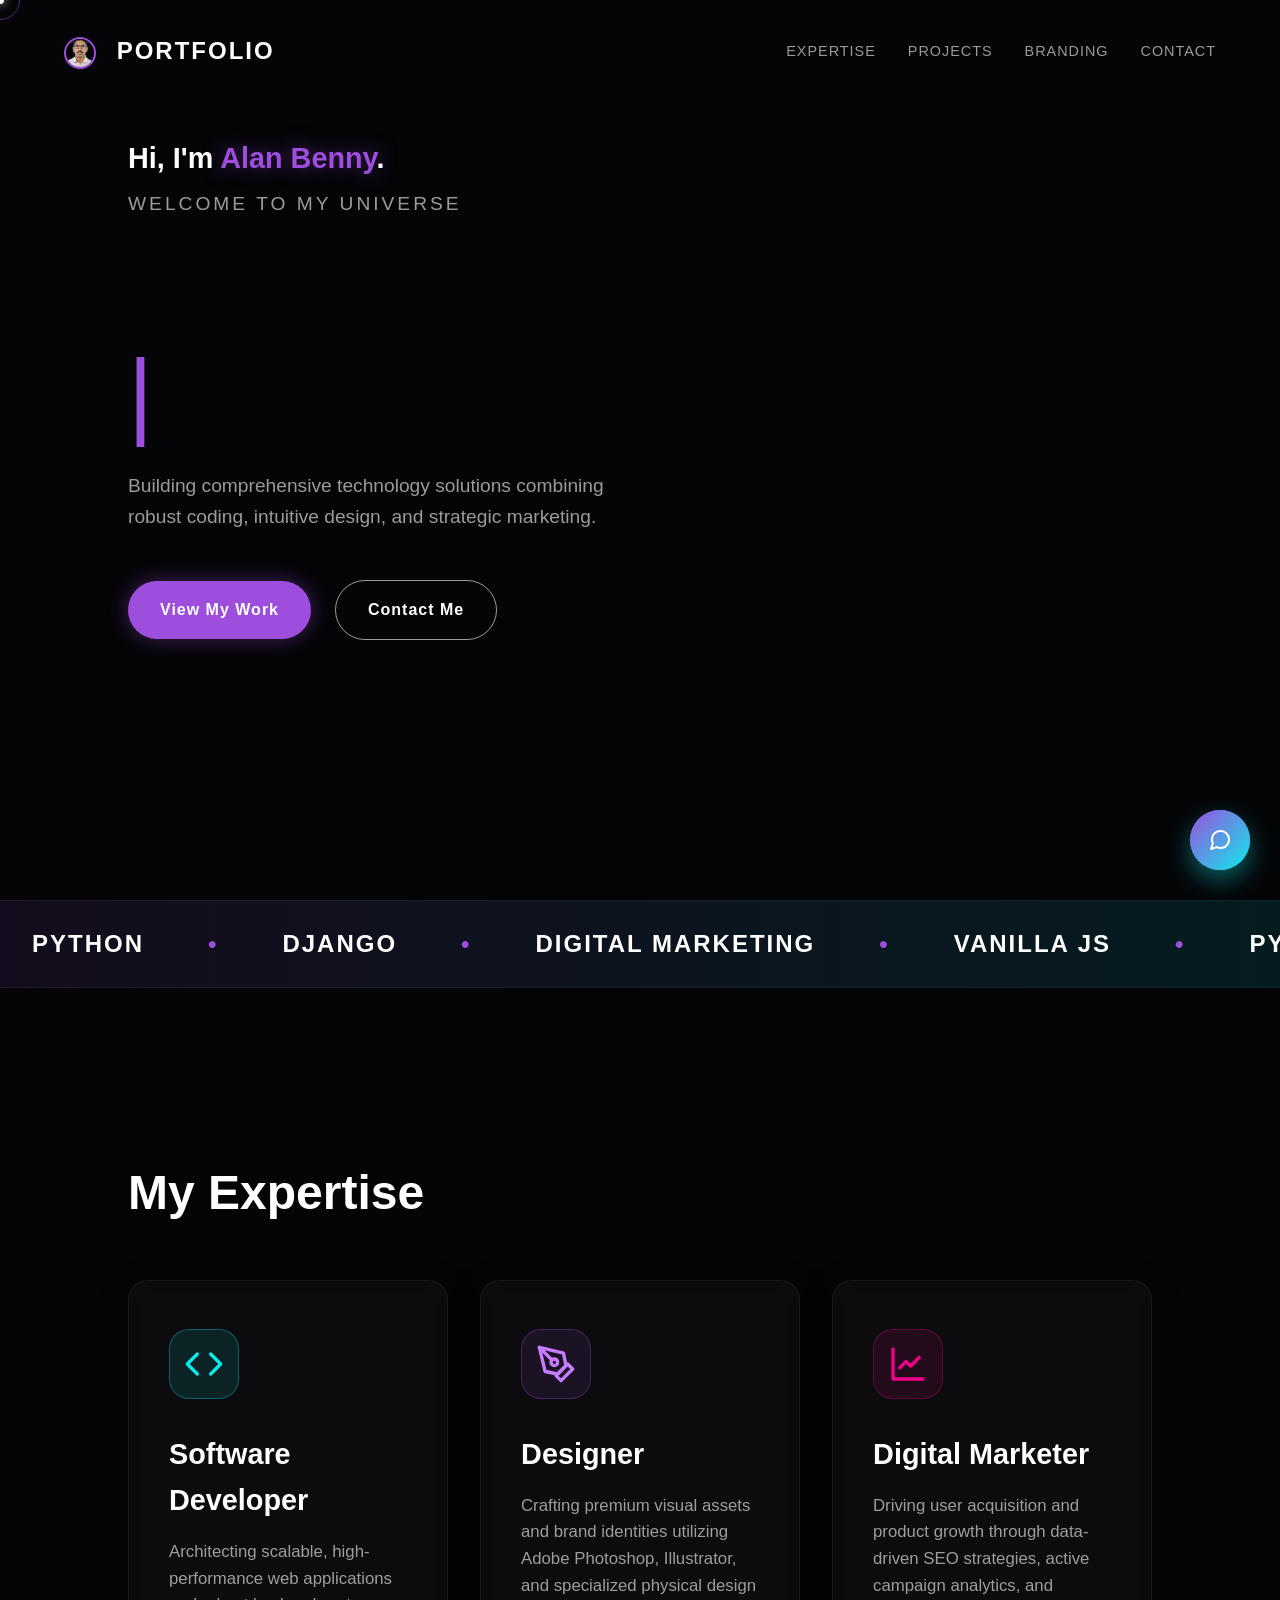
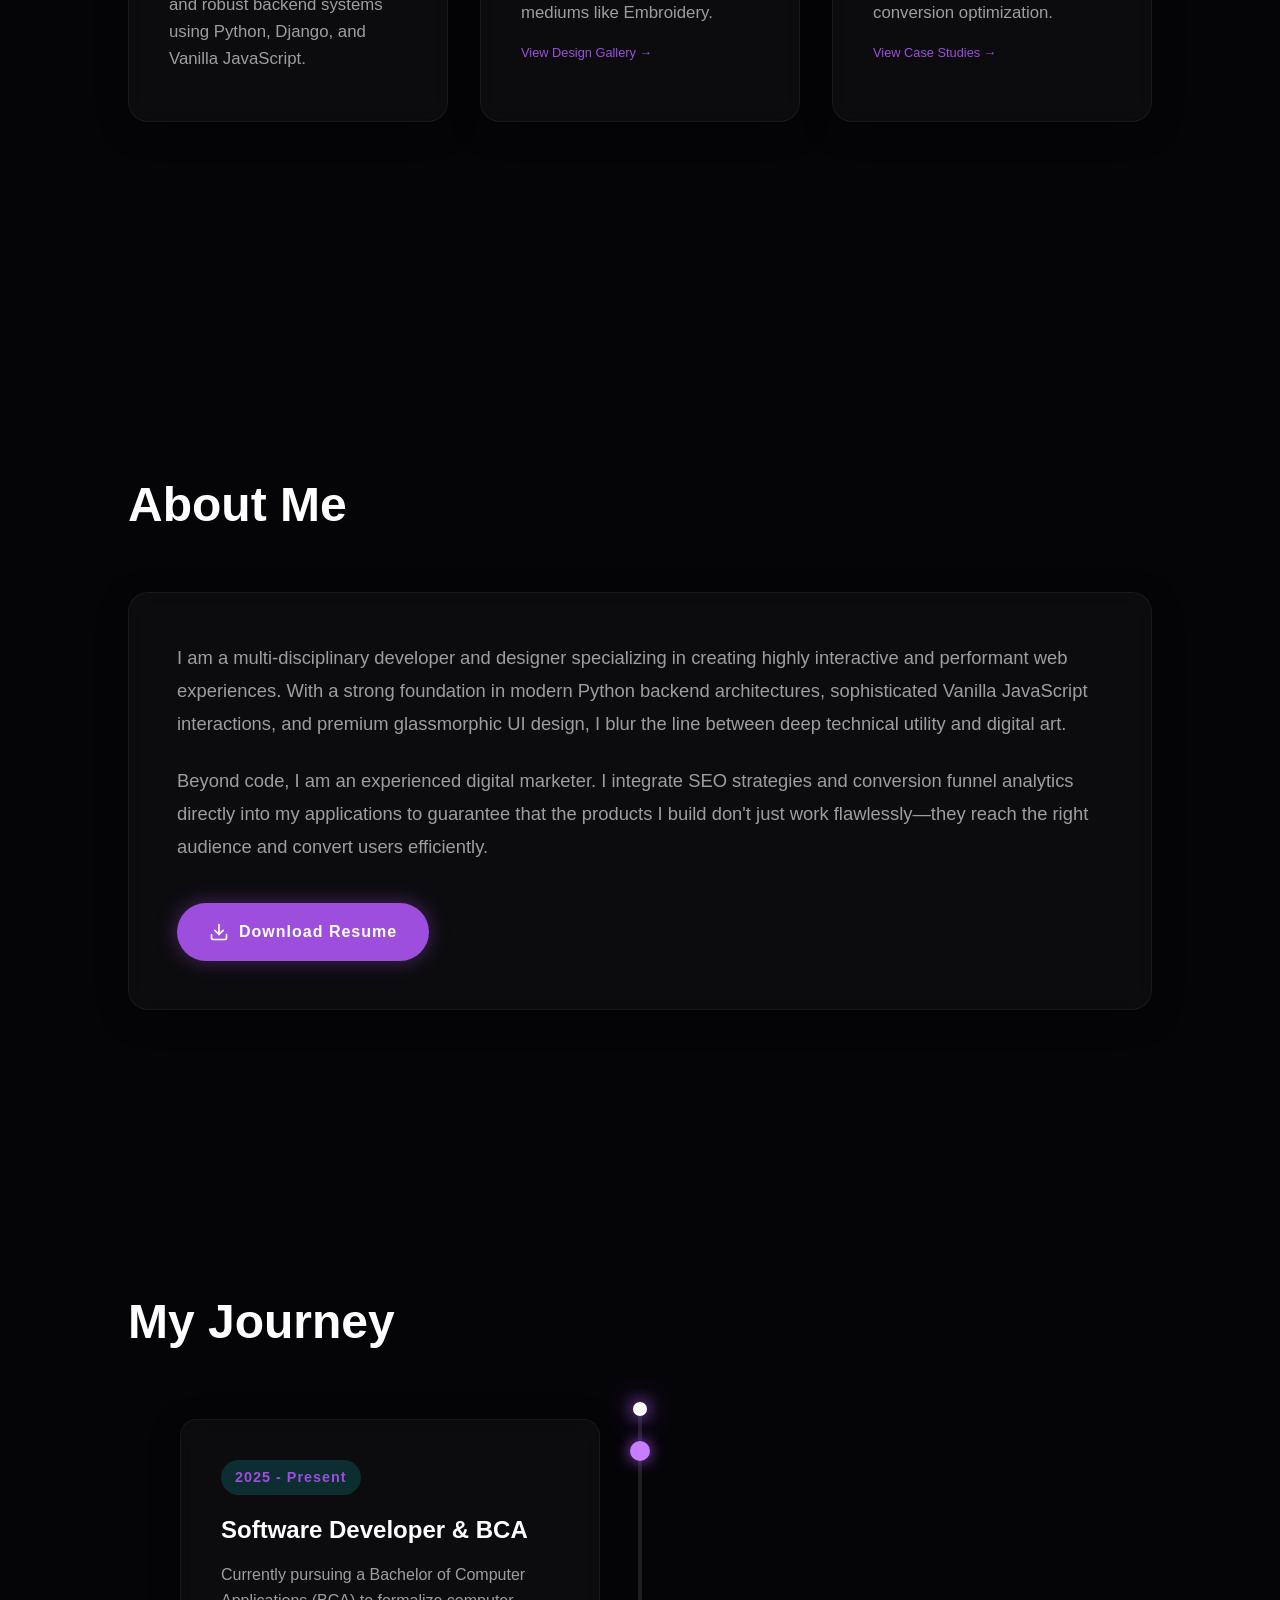
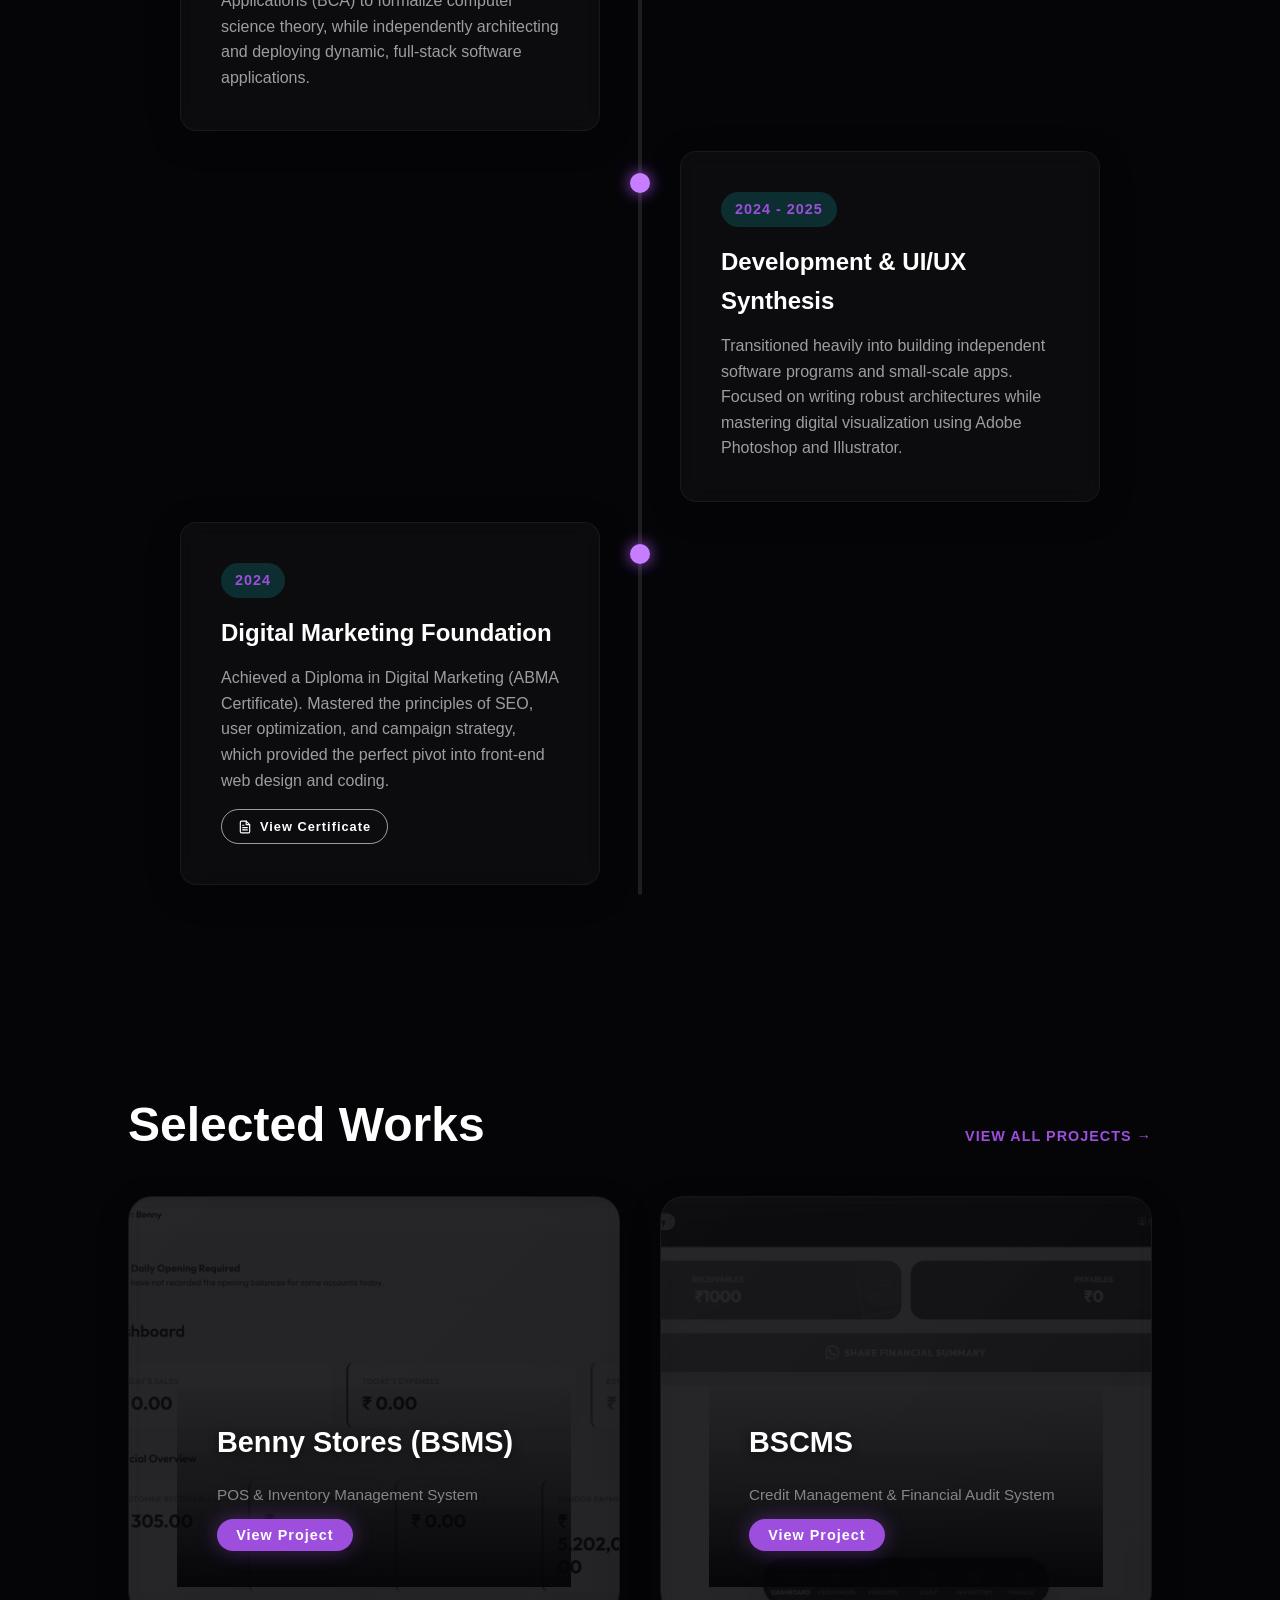
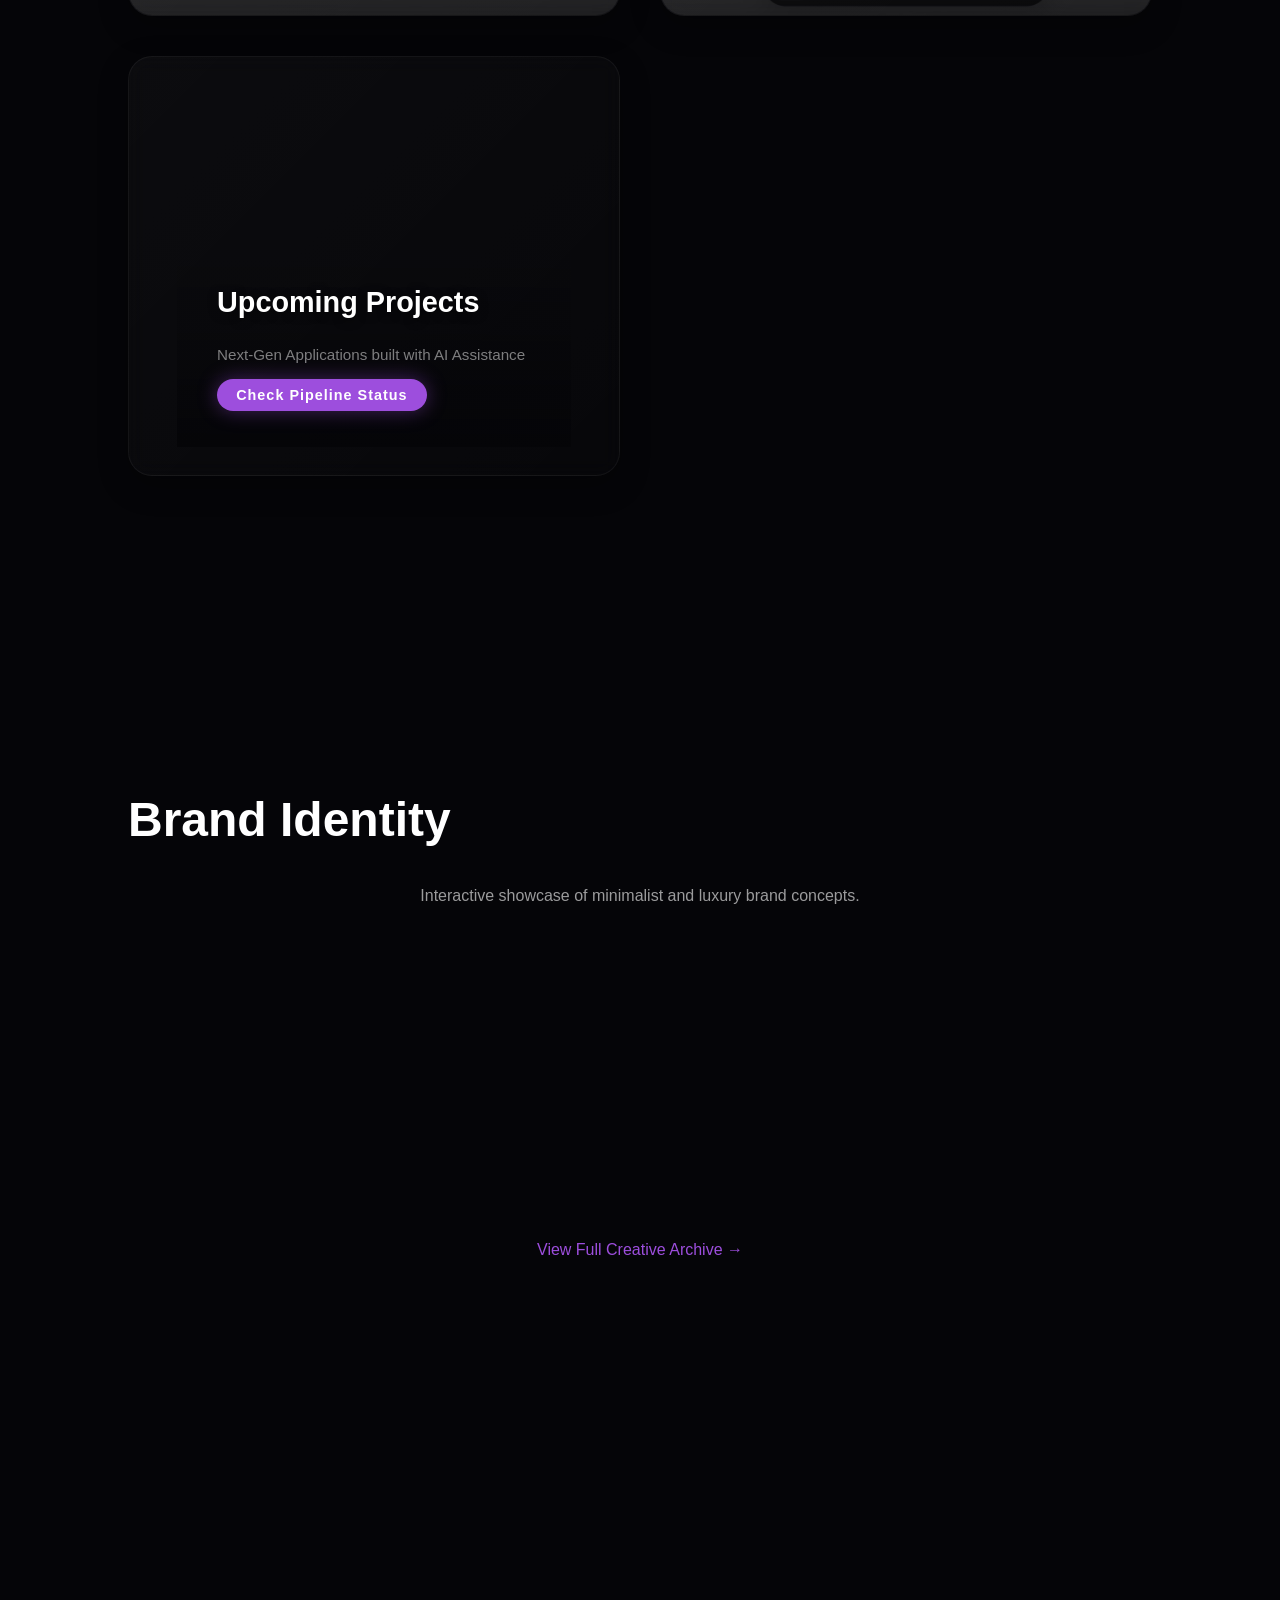
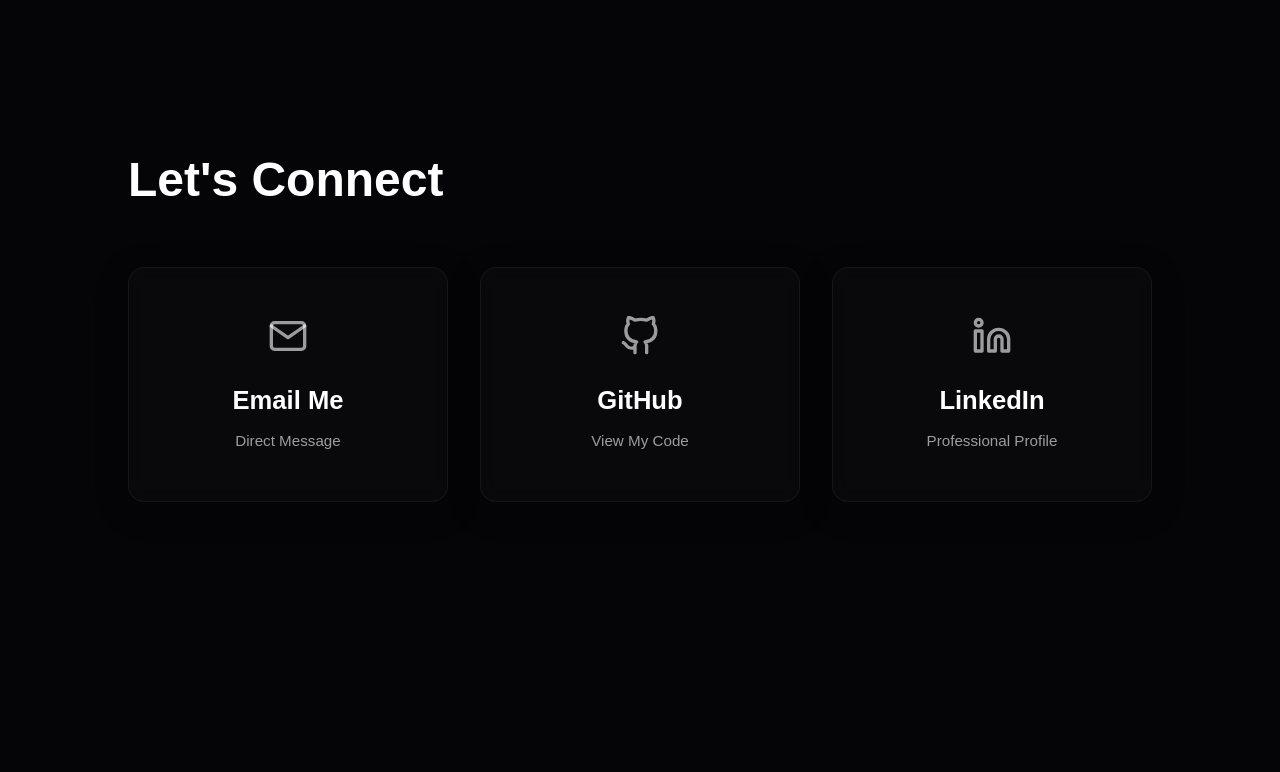
<file: index.html>
<!doctype html>
<html lang="en">
  <head>
    <meta charset="UTF-8" />
    <meta name="viewport" content="width=device-width, initial-scale=1.0" />
    <title>Portfolio | ALAN BENNY</title>
    <!-- Modern Typography -->
    <link rel="preconnect" href="https://fonts.googleapis.com">
    <link rel="preconnect" href="https://fonts.gstatic.com" crossorigin>
    <link href="https://fonts.googleapis.com/css2?family=Inter:wght@300;400;500;600&family=Outfit:wght@400;700;900&display=swap" rel="stylesheet">
    <link rel="stylesheet" href="./style.css">
    <meta http-equiv="Content-Security-Policy" content="default-src 'self'; script-src 'self' https://esm.sh/ 'unsafe-inline'; style-src 'self' 'unsafe-inline' https://fonts.googleapis.com; font-src 'self' https://fonts.gstatic.com; img-src 'self' data: https://images.unsplash.com; connect-src 'self' https://esm.sh/; frame-src 'self';">
    
    <!-- Import Maps -->
    <script type="importmap">
      {
        "imports": {
          "three": "https://esm.sh/three@0.160.0",
          "three/addons/": "https://esm.sh/three@0.160.0/examples/jsm/",
          "gsap": "https://esm.sh/gsap@3.12.4",
          "gsap/ScrollTrigger": "https://esm.sh/gsap@3.12.4/ScrollTrigger.js"
        }
      }
    </script>
  </head>
  <body>
    <!-- Custom Cursor -->
    <div class="custom-cursor"></div>
    <div class="custom-cursor-follower"></div>

    <!-- 3D Canvas Background -->
    <canvas class="webgl"></canvas>
    
    <!-- UI Overlay -->
    <div id="app">
      <!-- Side Visual Elements (Revealed from About Section onwards) -->
      <div class="side-visuals">
        <div class="visual-portrait-left">
          <img src="assets/profile/Alan Benny.png" alt="Profile Background">
        </div>
        <div class="visual-hologram-right">
          <div class="scan-bar"></div>
        </div>
      </div>
      <nav class="navbar">
        <div class="logo">
          <img src="assets/profile/Alan Benny.png" alt="Logo" style="width: 32px; height: 32px; border-radius: 50%; object-fit: cover; vertical-align: middle; margin-right: 12px; border: 2px solid var(--accent-color);">
          Portfolio
        </div>
        <div class="nav-links">
          <a href="#expertise">Expertise</a>
          <a href="#projects">Projects</a>
          <a href="#branding">Branding</a>
          <a href="#contact">Contact</a>
        </div>
      </nav>

      <main class="content">
        <section id="hero" class="section">
           <div class="hero-content">
            <p class="hero-name" style="font-size: 1.8rem; font-weight: 700; margin-bottom: 0.5rem; font-family: 'Outfit', sans-serif;">Hi, I'm <span class="accent">Alan Benny</span>.</p>
            <h2 class="subtitle">Welcome to my universe</h2>
            <h1 class="title">
              <span id="hero-type-1"></span><br>
              <span id="hero-type-2"></span><span id="hero-type-3" class="accent"></span><span class="blinking-cursor">|</span>
            </h1>
            <p class="description">Building comprehensive technology solutions combining robust coding, intuitive design, and strategic marketing.</p>
            <div class="cta-group">
              <a href="#projects" class="btn primary-btn">View My Work</a>
              <a href="#contact" class="btn secondary-btn">Contact Me</a>
            </div>
          </div>
        </section>

        <!-- Infinite Tech Stack Marquee -->
        <div class="marquee-container">
          <div class="marquee-content">
            <!-- Continuous loop text -->
            <span>PYTHON</span><span class="dot">•</span>
            <span>DJANGO</span><span class="dot">•</span>
            <span>DIGITAL MARKETING</span><span class="dot">•</span>
            <span>VANILLA JS</span><span class="dot">•</span>
            <!-- Duplicate for infinite effect -->
            <span>PYTHON</span><span class="dot">•</span>
            <span>DJANGO</span><span class="dot">•</span>
            <span>DIGITAL MARKETING</span><span class="dot">•</span>
            <span>VANILLA JS</span>
          </div>
        </div>

        <section id="expertise" class="section">
          <div class="container">
            <h2 class="section-title">My Expertise</h2>
            <div class="expertise-grid">
              
              <div class="expertise-card glass-panel" data-tilt>
                <div class="icon-wrapper software-icon">
                  <svg width="40" height="40" viewBox="0 0 24 24" fill="none" stroke="currentColor" stroke-width="2" stroke-linecap="round" stroke-linejoin="round"><polyline points="16 18 22 12 16 6"></polyline><polyline points="8 6 2 12 8 18"></polyline></svg>
                </div>
                <h3>Software Developer</h3>
                <p>Architecting scalable, high-performance web applications and robust backend systems using Python, Django, and Vanilla JavaScript.</p>
              </div>

              <div class="expertise-card glass-panel" data-tilt>
                <div class="icon-wrapper design-icon">
                  <svg width="40" height="40" viewBox="0 0 24 24" fill="none" stroke="currentColor" stroke-width="2" stroke-linecap="round" stroke-linejoin="round"><path d="M12 19l7-7 3 3-7 7-3-3z"></path><path d="M18 13l-1.5-7.5L2 2l3.5 14.5L13 18l5-5z"></path><path d="M2 2l7.586 7.586"></path><circle cx="11" cy="11" r="2"></circle></svg>
                </div>
                <h3>Designer</h3>
                <p>Crafting premium visual assets and brand identities utilizing Adobe Photoshop, Illustrator, and specialized physical design mediums like Embroidery.</p>
                <a href="projects.html#creative" class="accent-link" style="font-size: 0.8rem; text-decoration: none; margin-top: 1rem; display: inline-block;">View Design Gallery &rarr;</a>
              </div>

              <div class="expertise-card glass-panel" data-tilt>
                <div class="icon-wrapper marketing-icon">
                  <svg width="40" height="40" viewBox="0 0 24 24" fill="none" stroke="currentColor" stroke-width="2" stroke-linecap="round" stroke-linejoin="round"><path d="M3 3v18h18"></path><path d="M18.7 8l-5.1 5.2-2.8-2.7L7 14.3"></path></svg>
                </div>
                <h3>Digital Marketer</h3>
                <p>Driving user acquisition and product growth through data-driven SEO strategies, active campaign analytics, and conversion optimization.</p>
                <a href="projects.html#creative" class="accent-link" style="font-size: 0.8rem; text-decoration: none; margin-top: 1rem; display: inline-block;">View Case Studies &rarr;</a>
              </div>

            </div>
          </div>
        </section>
 
        </section>
 
        <section id="about" class="section">
          <div class="container">
            <h2 class="section-title">About Me</h2>
            <div class="glass-panel about-content">
              <p style="font-size: 1.15rem; color: var(--text-secondary); margin-bottom: 1.5rem; line-height: 1.8;">I am a multi-disciplinary developer and designer specializing in creating highly interactive and performant web experiences. With a strong foundation in modern Python backend architectures, sophisticated Vanilla JavaScript interactions, and premium glassmorphic UI design, I blur the line between deep technical utility and digital art.</p>
              <p style="font-size: 1.15rem; color: var(--text-secondary); margin-bottom: 2.5rem; line-height: 1.8;">Beyond code, I am an experienced digital marketer. I integrate SEO strategies and conversion funnel analytics directly into my applications to guarantee that the products I build don't just work flawlessly—they reach the right audience and convert users efficiently.</p>
              <div class="about-cta">
                <a href="resume.html" class="btn primary-btn resume-btn" style="display: inline-flex; align-items: center; gap: 10px;">
                  <svg width="20" height="20" viewBox="0 0 24 24" fill="none" stroke="currentColor" stroke-width="2" stroke-linecap="round" stroke-linejoin="round"><path d="M21 15v4a2 2 0 0 1-2 2H5a2 2 0 0 1-2-2v-4"></path><polyline points="7 10 12 15 17 10"></polyline><line x1="12" y1="15" x2="12" y2="3"></line></svg>
                  Download Resume
                </a>
              </div>
            </div>
          </div>
        </section>

        <section id="journey" class="section">
          <div class="container">
            <h2 class="section-title">My Journey</h2>
            <div class="timeline">
              <div class="timeline-bg-line"></div>
              <div class="timeline-progress-line">
                <div class="timeline-progress-node"></div>
              </div>
              
              <!-- Timeline Item 1 -->
              <div class="timeline-item left">
                <div class="timeline-content glass-panel">
                  <span class="timeline-date">2025 - Present</span>
                  <h3>Software Developer & BCA</h3>
                  <p>Currently pursuing a Bachelor of Computer Applications (BCA) to formalize computer science theory, while independently architecting and deploying dynamic, full-stack software applications.</p>
                </div>
              </div>

              <!-- Timeline Item 2 -->
              <div class="timeline-item right">
                <div class="timeline-content glass-panel">
                  <span class="timeline-date">2024 - 2025</span>
                  <h3>Development & UI/UX Synthesis</h3>
                  <p>Transitioned heavily into building independent software programs and small-scale apps. Focused on writing robust architectures while mastering digital visualization using Adobe Photoshop and Illustrator.</p>
                </div>
              </div>

              <!-- Timeline Item 3 -->
              <div class="timeline-item left">
                <div class="timeline-content glass-panel">
                  <span class="timeline-date">2024</span>
                  <h3>Digital Marketing Foundation</h3>
                  <p>Achieved a Diploma in Digital Marketing (ABMA Certificate). Mastered the principles of SEO, user optimization, and campaign strategy, which provided the perfect pivot into front-end web design and coding.</p>
                  <a href="javascript:void(0)" id="viewCertBtn" class="btn secondary-btn" style="padding: 0.4rem 1rem; font-size: 0.8rem; margin-top: 1rem; display: inline-flex; align-items: center; gap: 8px;">
                    <svg width="14" height="14" viewBox="0 0 24 24" fill="none" stroke="currentColor" stroke-width="2" stroke-linecap="round" stroke-linejoin="round"><path d="M14 2H6a2 2 0 0 0-2 2v16a2 2 0 0 0 2 2h12a2 2 0 0 0 2-2V8z"></path><polyline points="14 2 14 8 20 8"></polyline><line x1="16" y1="13" x2="8" y2="13"></line><line x1="16" y1="17" x2="8" y2="17"></line><polyline points="10 9 9 9 8 9"></polyline></svg>
                    View Certificate
                  </a>
                </div>
              </div>

            </div>
          </div>
        </section>

        <section id="projects" class="section">
          <div class="container">
            <div style="display: flex; justify-content: space-between; align-items: baseline; margin-bottom: 2rem;">
              <h2 class="section-title" style="margin-bottom: 0;">Selected Works</h2>
              <a href="projects.html" class="accent-link" style="text-decoration: none; font-weight: 600; font-size: 0.9rem; text-transform: uppercase; letter-spacing: 1px;">View All Projects &rarr;</a>
            </div>
            <div class="projects-grid">
              <div class="project-card glass-panel" style="--thumb: url('assets/bsms/bsms_dashboard.png');">
                <div class="card-thumbnail" style="background-image: var(--thumb);"></div>
                <div class="card-glow"></div>
                <div class="project-overlay">
                  <h3>Benny Stores (BSMS)</h3>
                  <p>POS & Inventory Management System</p>
                  <a href="project-benny.html" class="btn primary-btn btn-sm">View Project</a>
                </div>
              </div>
              <div class="project-card glass-panel" style="--thumb: url('assets/bscms/bscms_dashboard.png');">
                <div class="card-thumbnail" style="background-image: var(--thumb);"></div>
                <div class="card-glow"></div>
                <div class="project-overlay">
                  <h3>BSCMS</h3>
                  <p>Credit Management & Financial Audit System</p>
                  <a href="project-bscms.html" class="btn primary-btn btn-sm">View Project</a>
                </div>
              </div>
              <div class="project-card glass-panel" style="--thumb: url('https://images.unsplash.com/photo-1639762681485-074b7f938ba0?q=80&w=2832&auto=format&fit=crop');">
                <div class="card-thumbnail" style="background-image: var(--thumb);"></div>
                <div class="card-glow"></div>
                <div class="project-overlay">
                  <h3>Upcoming Projects</h3>
                  <p>Next-Gen Applications built with AI Assistance</p>
                  <a href="project-upcoming.html" class="btn primary-btn btn-sm">Check Pipeline Status</a>
                </div>
              </div>
            </div>
          </div>
        </section>
        <section id="branding" class="section">
          <div class="container">
            <h2 class="section-title">Brand Identity</h2>
            <p style="text-align: center; color: var(--text-secondary); margin-bottom: 3rem; margin-top: -1.5rem;">Interactive showcase of minimalist and luxury brand concepts.</p>
            <div class="logo-grid" id="logoGrid">
              <div class="logo-item glass-panel">
                <img src="assets/branding/benny_logo.png" alt="Benny Logo Original">
              </div>
              <div class="logo-item glass-panel">
                <img src="assets/branding/designWorks/benny_stores_gold_logo.png" alt="Benny Stores Luxury Gold">
              </div>
              <div class="logo-item glass-panel">
                <img src="assets/branding/designWorks/benny_stores_3d_logo.png" alt="Benny Stores 3D Concept">
              </div>
              <div class="logo-item glass-panel">
                <img src="assets/branding/designWorks/benny_stores_icon.png" alt="Benny Stores Icon System">
              </div>
            </div>
            <div style="text-align: center; margin-top: 3rem;">
              <a href="projects.html#creative" class="accent-link" style="text-decoration: none;">View Full Creative Archive &rarr;</a>
            </div>
          </div>
        </section>


        <section id="contact" class="section">
          <div class="container">
            <h2 class="section-title">Let's Connect</h2>
            <div class="social-grid">
              <a href="mailto:alanbennyvellanjiyil@gmail.com" class="social-card glass-panel" target="_blank" rel="noopener noreferrer">
                <!-- SVG Email Box -->
                <svg width="40" height="40" viewBox="0 0 24 24" fill="none" stroke="currentColor" stroke-width="2" stroke-linecap="round" stroke-linejoin="round"><path d="M4 4h16c1.1 0 2 .9 2 2v12c0 1.1-.9 2-2 2H4c-1.1 0-2-.9-2-2V6c0-1.1.9-2 2-2z"></path><polyline points="22,6 12,13 2,6"></polyline></svg>
                <h3>Email Me</h3>
                <p>Direct Message</p>
              </a>
              <a href="https://github.com/Website-alan" class="social-card glass-panel" target="_blank" rel="noopener noreferrer">
                <!-- SVG Github -->
                <svg width="40" height="40" viewBox="0 0 24 24" fill="none" stroke="currentColor" stroke-width="2" stroke-linecap="round" stroke-linejoin="round"><path d="M9 19c-5 1.5-5-2.5-7-3m14 6v-3.87a3.37 3.37 0 0 0-.94-2.61c3.14-.35 6.44-1.54 6.44-7A5.44 5.44 0 0 0 20 4.77 5.07 5.07 0 0 0 19.91 1S18.73.65 16 2.48a13.38 13.38 0 0 0-7 0C6.27.65 5.09 1 5.09 1A5.07 5.07 0 0 0 5 4.77a5.44 5.44 0 0 0-1.5 3.78c0 5.42 3.3 6.61 6.44 7A3.37 3.37 0 0 0 9 18.13V22"></path></svg>
                <h3>GitHub</h3>
                <p>View My Code</p>
              </a>
              <a href="https://www.linkedin.com/in/alan-benny-87a0582b9/" class="social-card glass-panel" target="_blank" rel="noopener noreferrer">
                <!-- SVG LinkedIn -->
                <svg width="40" height="40" viewBox="0 0 24 24" fill="none" stroke="currentColor" stroke-width="2" stroke-linecap="round" stroke-linejoin="round"><path d="M16 8a6 6 0 0 1 6 6v7h-4v-7a2 2 0 0 0-2-2 2 2 0 0 0-2 2v7h-4v-7a6 6 0 0 1 6-6z"></path><rect x="2" y="9" width="4" height="12"></rect><circle cx="4" cy="4" r="2"></circle></svg>
                <h3>LinkedIn</h3>
                <p>Professional Profile</p>
              </a>
            </div>
          </div>
        </section>

      </main>
    </div>

    <!-- AI Assistant Orb & Chat -->
    <div id="aiOrb" class="ai-orb">
      <svg width="24" height="24" viewBox="0 0 24 24" fill="none" stroke="currentColor" stroke-width="2" stroke-linecap="round" stroke-linejoin="round"><path d="M21 11.5a8.38 8.38 0 0 1-.9 3.8 8.5 8.5 0 0 1-7.6 4.7 8.38 8.38 0 0 1-3.8-.9L3 21l1.9-5.7a8.38 8.38 0 0 1-.9-3.8 8.5 8.5 0 0 1 4.7-7.6 8.38 8.38 0 0 1 3.8-.9h.5a8.48 8.48 0 0 1 8 8v.5z"></path></svg>
      <div class="orb-pulse"></div>
    </div>

    <div id="aiChatWindow" class="ai-chat-window glass-panel" style="display: none;">
      <div class="chat-header">
        <div class="header-left">
          <div class="status-dot"></div>
          <h4>Alan-AI</h4>
        </div>
        <button id="closeChat" class="close-chat-btn">&times;</button>
      </div>
      <div id="chatMessages" class="chat-messages">
        <div class="message ai-message">
          Hello! I am Alan's automated assistant. Ask me anything about his skills, projects, or how to contact him.
        </div>
      </div>
      <form id="chatForm" class="chat-input-area">
        <input type="text" id="chatInput" placeholder="Ask about Python, marketing..." required autocomplete="off">
        <button type="submit" class="send-btn">
          <svg width="18" height="18" viewBox="0 0 24 24" fill="none" stroke="currentColor" stroke-width="2"><line x1="22" y1="2" x2="11" y2="13"></line><polygon points="22 2 15 22 11 13 2 9 22 2"></polygon></svg>
        </button>
      </form>
    </div>

    <!-- Certificate Modal -->
    <div id="certModal" class="modal-overlay" style="display: none;">
      <div class="modal-container glass-panel">
        <div class="modal-header">
          <h3>ABMA Certification</h3>
          <button id="closeCert" class="close-modal-btn">&times;</button>
        </div>
        <div class="modal-body">
          <iframe id="certFrame" src="" width="100%" height="100%" frameborder="0" sandbox="allow-scripts allow-same-origin allow-popups"></iframe>
        </div>
      </div>
    </div>

    <script type="module" src="./main.js"></script>
  </body>
</html>
</file>
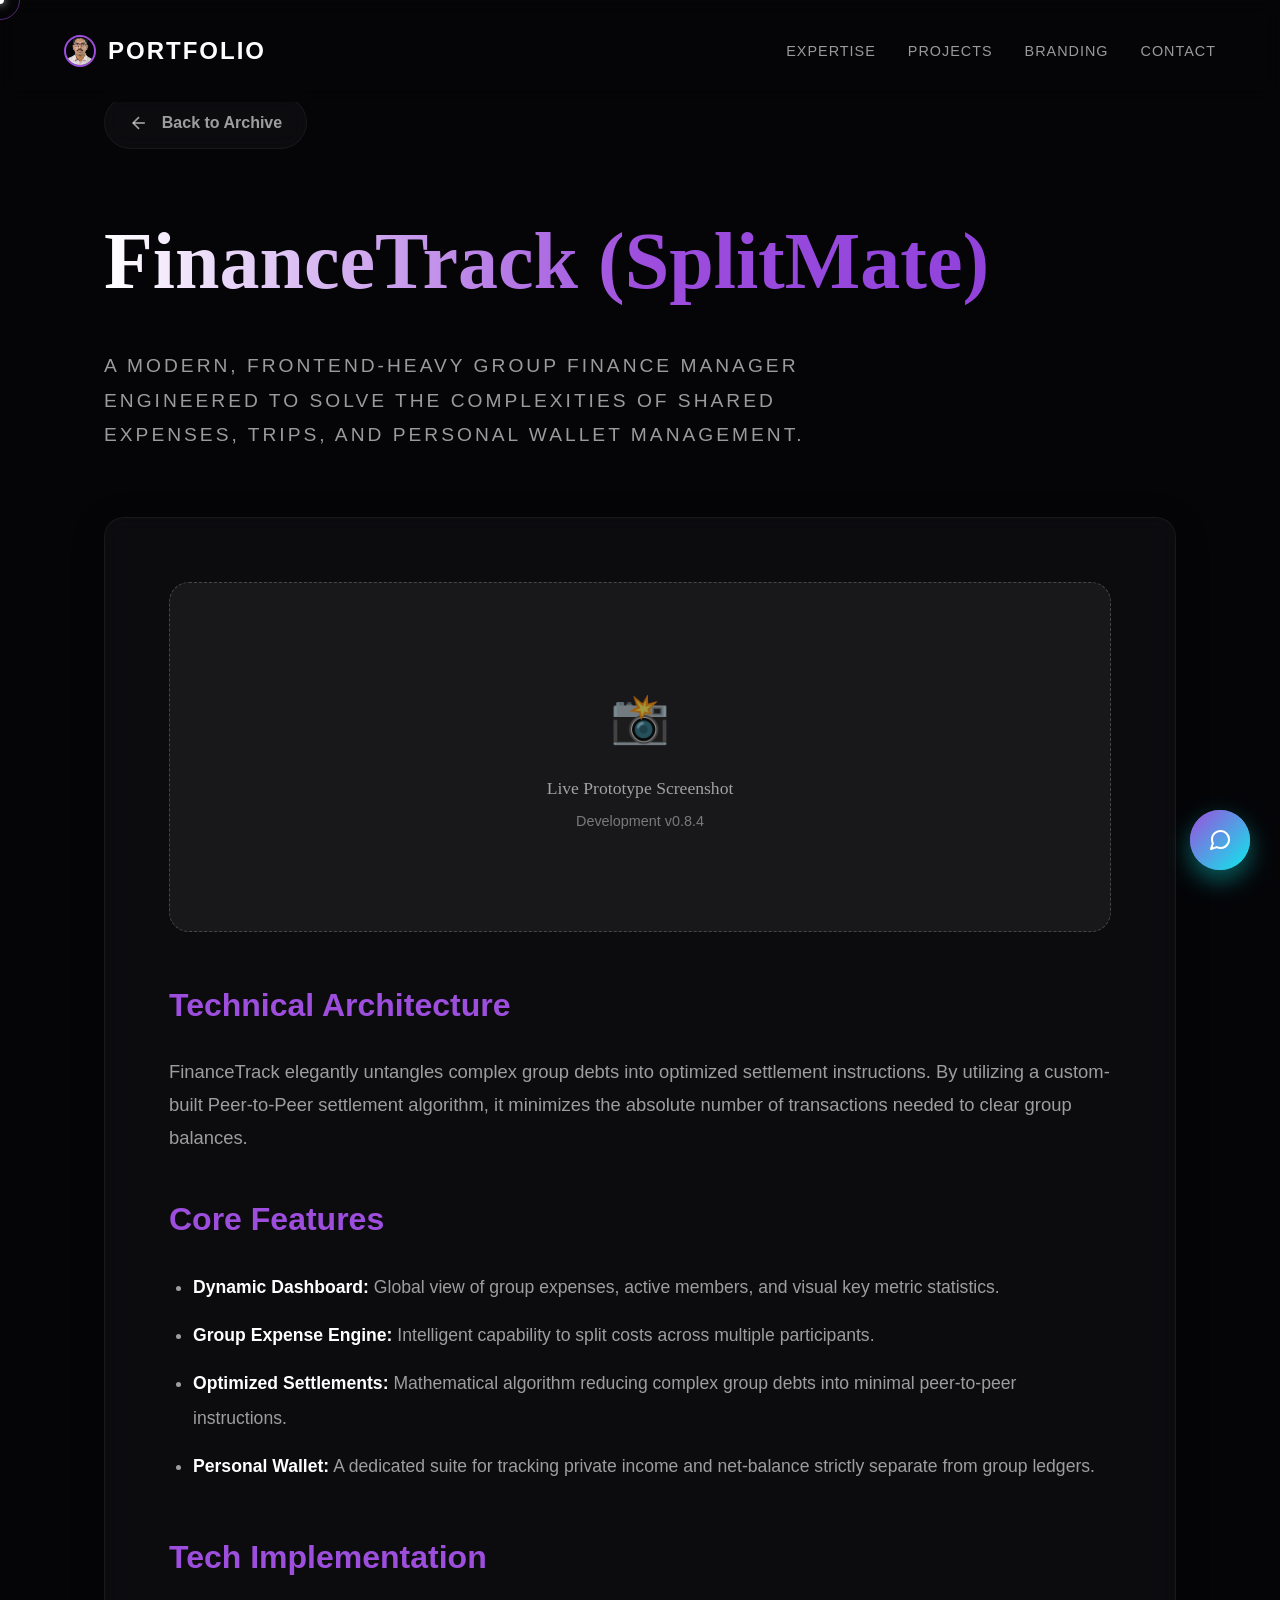
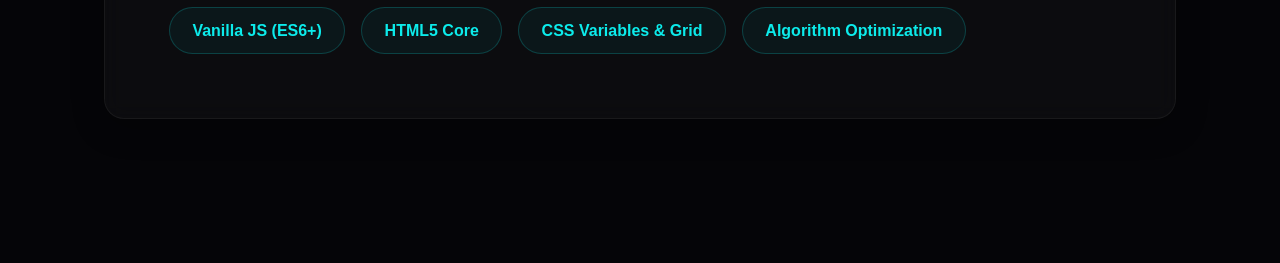
<file: project-finance.html>
<!doctype html>
<html lang="en">
  <head>
    <meta charset="UTF-8" />
    <meta name="viewport" content="width=device-width, initial-scale=1.0" />
    <title>FinanceTrack (SplitMate) | Portfolio</title>
    <!-- Modern Typography -->
    <link rel="preconnect" href="https://fonts.googleapis.com">
    <link rel="preconnect" href="https://fonts.gstatic.com" crossorigin>
    <link href="https://fonts.googleapis.com/css2?family=Inter:wght@300;400;500;600&family=Outfit:wght@400;700;900&display=swap" rel="stylesheet">
    <link rel="stylesheet" href="./style.css">
    <meta http-equiv="Content-Security-Policy" content="default-src 'self'; script-src 'self' https://esm.sh/ 'unsafe-inline'; style-src 'self' 'unsafe-inline' https://fonts.googleapis.com; font-src 'self' https://fonts.gstatic.com; img-src 'self' data: https://images.unsplash.com; connect-src 'self' https://esm.sh/; frame-src 'self';">
  </head>
  <body>
    <!-- Custom Cursor -->
    <div class="custom-cursor"></div>
    <div class="custom-cursor-follower"></div>

    <canvas class="webgl"></canvas>

    <div id="app">
      <nav class="navbar" style="background: rgba(5,5,8,0.8); backdrop-filter: blur(10px);">
        <div class="logo">
          <a href="index.html" style="text-decoration: none; color: inherit; display: flex; align-items: center;">
            <img src="assets/profile/Alan Benny.png" alt="Logo" style="width: 32px; height: 32px; border-radius: 50%; object-fit: cover; vertical-align: middle; margin-right: 12px; border: 2px solid var(--accent-color);">
            Portfolio
          </a>
        </div>
        <div class="nav-links">
          <a href="index.html#expertise">Expertise</a>
          <a href="index.html#projects">Projects</a>
          <a href="index.html#branding">Branding</a>
          <a href="index.html#contact">Contact</a>
        </div>
      </nav>

      <main class="content">
        <div class="project-container" style="max-width: 1200px; margin: 0 auto; padding: 6rem 5%;">
          <a href="projects.html" class="back-nav" style="margin-bottom: 3rem; display: inline-flex; align-items: center; gap: 0.8rem; color: var(--text-secondary); text-decoration: none; font-weight: 600; transition: all 0.3s; padding: 0.8rem 1.5rem; background: var(--glass-bg); border: 1px solid var(--glass-border); border-radius: 30px; backdrop-filter: blur(10px);">
            <svg width="20" height="20" viewBox="0 0 24 24" fill="none" stroke="currentColor" stroke-width="2"><line x1="19" y1="12" x2="5" y2="12"></line><polyline points="12 19 5 12 12 5"></polyline></svg>
            Back to Archive
          </a>
          
          <header class="project-hero" style="margin-bottom: 4rem;">
            <h1 class="section-title" style="margin-bottom: 1.5rem; font-family: 'Outfit'; font-size: clamp(3rem, 8vw, 5rem); font-weight: 900; background: linear-gradient(90deg, #fff, var(--accent-color), #8a3cdb); -webkit-background-clip: text; background-clip: text; -webkit-text-fill-color: transparent;">FinanceTrack (SplitMate)</h1>
            <p class="subtitle" style="max-width: 800px; color: var(--text-secondary); font-size: 1.2rem; line-height: 1.8;">A modern, frontend-heavy group finance manager engineered to solve the complexities of shared expenses, trips, and personal wallet management.</p>
          </header>
          
          <div class="glass-panel reveal-item" style="margin-bottom: 3rem; padding: 4rem;">
              <div style="width: 100%; height: 350px; background: rgba(255,255,255,0.05); border-radius: 20px; border: 1px dashed rgba(255,255,255,0.2); display: flex; align-items: center; justify-content: center; margin-bottom: 3rem; color: var(--text-secondary); flex-direction: column;">
                  <div style="font-size: 3rem; margin-bottom: 1rem;">📸</div>
                  <span style="font-family: 'Inter'; font-size: 1.1rem;">Live Prototype Screenshot</span>
                  <span style="font-size: 0.9rem; margin-top: 0.5rem; opacity: 0.7;">Development v0.8.4</span>
              </div>

              <h2 style="font-family: 'Outfit', sans-serif; margin-bottom: 1.5rem; color: var(--accent-color); font-size: 2rem;">Technical Architecture</h2>
              <p style="font-size: 1.15rem; line-height: 1.8; color: var(--text-secondary); margin-bottom: 2.5rem;">
                FinanceTrack elegantly untangles complex group debts into optimized settlement instructions. By utilizing a custom-built Peer-to-Peer settlement algorithm, it minimizes the absolute number of transactions needed to clear group balances.
              </p>
              
              <h2 style="font-family: 'Outfit', sans-serif; margin-bottom: 1.5rem; color: var(--accent-color); font-size: 2rem;">Core Features</h2>
              <ul style="margin-left: 1.5rem; line-height: 2; color: var(--text-secondary); font-size: 1.1rem; margin-bottom: 3rem;">
                  <li style="margin-bottom: 0.8rem;"><strong style="color: var(--text-primary);">Dynamic Dashboard:</strong> Global view of group expenses, active members, and visual key metric statistics.</li>
                  <li style="margin-bottom: 0.8rem;"><strong style="color: var(--text-primary);">Group Expense Engine:</strong> Intelligent capability to split costs across multiple participants.</li>
                  <li style="margin-bottom: 0.8rem;"><strong style="color: var(--text-primary);">Optimized Settlements:</strong> Mathematical algorithm reducing complex group debts into minimal peer-to-peer instructions.</li>
                  <li style="margin-bottom: 0.8rem;"><strong style="color: var(--text-primary);">Personal Wallet:</strong> A dedicated suite for tracking private income and net-balance strictly separate from group ledgers.</li>
              </ul>

              <h2 style="font-family: 'Outfit', sans-serif; margin-bottom: 1.5rem; color: var(--accent-color); font-size: 2rem;">Tech Implementation</h2>
              <div style="display: flex; gap: 1rem; flex-wrap: wrap;">
                <span class="pill" style="background: rgba(12, 235, 235, 0.05); border: 1px solid rgba(12, 235, 235, 0.2); padding: 0.6rem 1.4rem; border-radius: 30px; font-weight: 600; color: #0cebeb;">Vanilla JS (ES6+)</span>
                <span class="pill" style="background: rgba(12, 235, 235, 0.05); border: 1px solid rgba(12, 235, 235, 0.2); padding: 0.6rem 1.4rem; border-radius: 30px; font-weight: 600; color: #0cebeb;">HTML5 Core</span>
                <span class="pill" style="background: rgba(12, 235, 235, 0.05); border: 1px solid rgba(12, 235, 235, 0.2); padding: 0.6rem 1.4rem; border-radius: 30px; font-weight: 600; color: #0cebeb;">CSS Variables & Grid</span>
                <span class="pill" style="background: rgba(12, 235, 235, 0.05); border: 1px solid rgba(12, 235, 235, 0.2); padding: 0.6rem 1.4rem; border-radius: 30px; font-weight: 600; color: #0cebeb;">Algorithm Optimization</span>
              </div>
          </div>
        </div>
      </main>
    </div>

    <!-- AI Assistant Orb & Chat -->
    <div id="aiOrb" class="ai-orb">
      <svg width="24" height="24" viewBox="0 0 24 24" fill="none" stroke="currentColor" stroke-width="2" stroke-linecap="round" stroke-linejoin="round"><path d="M21 11.5a8.38 8.38 0 0 1-.9 3.8 8.5 8.5 0 0 1-7.6 4.7 8.38 8.38 0 0 1-3.8-.9L3 21l1.9-5.7a8.38 8.38 0 0 1-.9-3.8 8.5 8.5 0 0 1 4.7-7.6 8.38 8.38 0 0 1 3.8-.9h.5a8.48 8.48 0 0 1 8 8v.5z"></path></svg>
      <div class="orb-pulse"></div>
    </div>

    <div id="aiChatWindow" class="ai-chat-window glass-panel" style="display: none;">
      <div class="chat-header">
        <div class="header-left">
          <div class="status-dot"></div>
          <h4>Alan-AI</h4>
        </div>
        <button id="closeChat" class="close-chat-btn">&times;</button>
      </div>
      <div id="chatMessages" class="chat-messages">
        <div class="message ai-message">
          Hello! I am Alan's automated assistant. Ask me anything about his skills, projects, or how to contact him.
        </div>
      </div>
      <form id="chatForm" class="chat-input-area">
        <input type="text" id="chatInput" placeholder="Ask about Python, marketing..." required autocomplete="off">
        <button type="submit" class="send-btn">
          <svg width="18" height="18" viewBox="0 0 24 24" fill="none" stroke="currentColor" stroke-width="2"><line x1="22" y1="2" x2="11" y2="13"></line><polygon points="22 2 15 22 11 13 2 9 22 2"></polygon></svg>
        </button>
      </form>
    </div>

    <!-- Import Maps -->
    <script type="importmap">
      {
        "imports": {
          "three": "https://esm.sh/three@0.160.0",
          "three/addons/": "https://esm.sh/three@0.160.0/examples/jsm/",
          "gsap": "https://esm.sh/gsap@3.12.4",
          "gsap/ScrollTrigger": "https://esm.sh/gsap@3.12.4/ScrollTrigger.js"
        }
      }
    </script>
    <script type="module" src="./main.js"></script>
  </body>
</html>
</file>
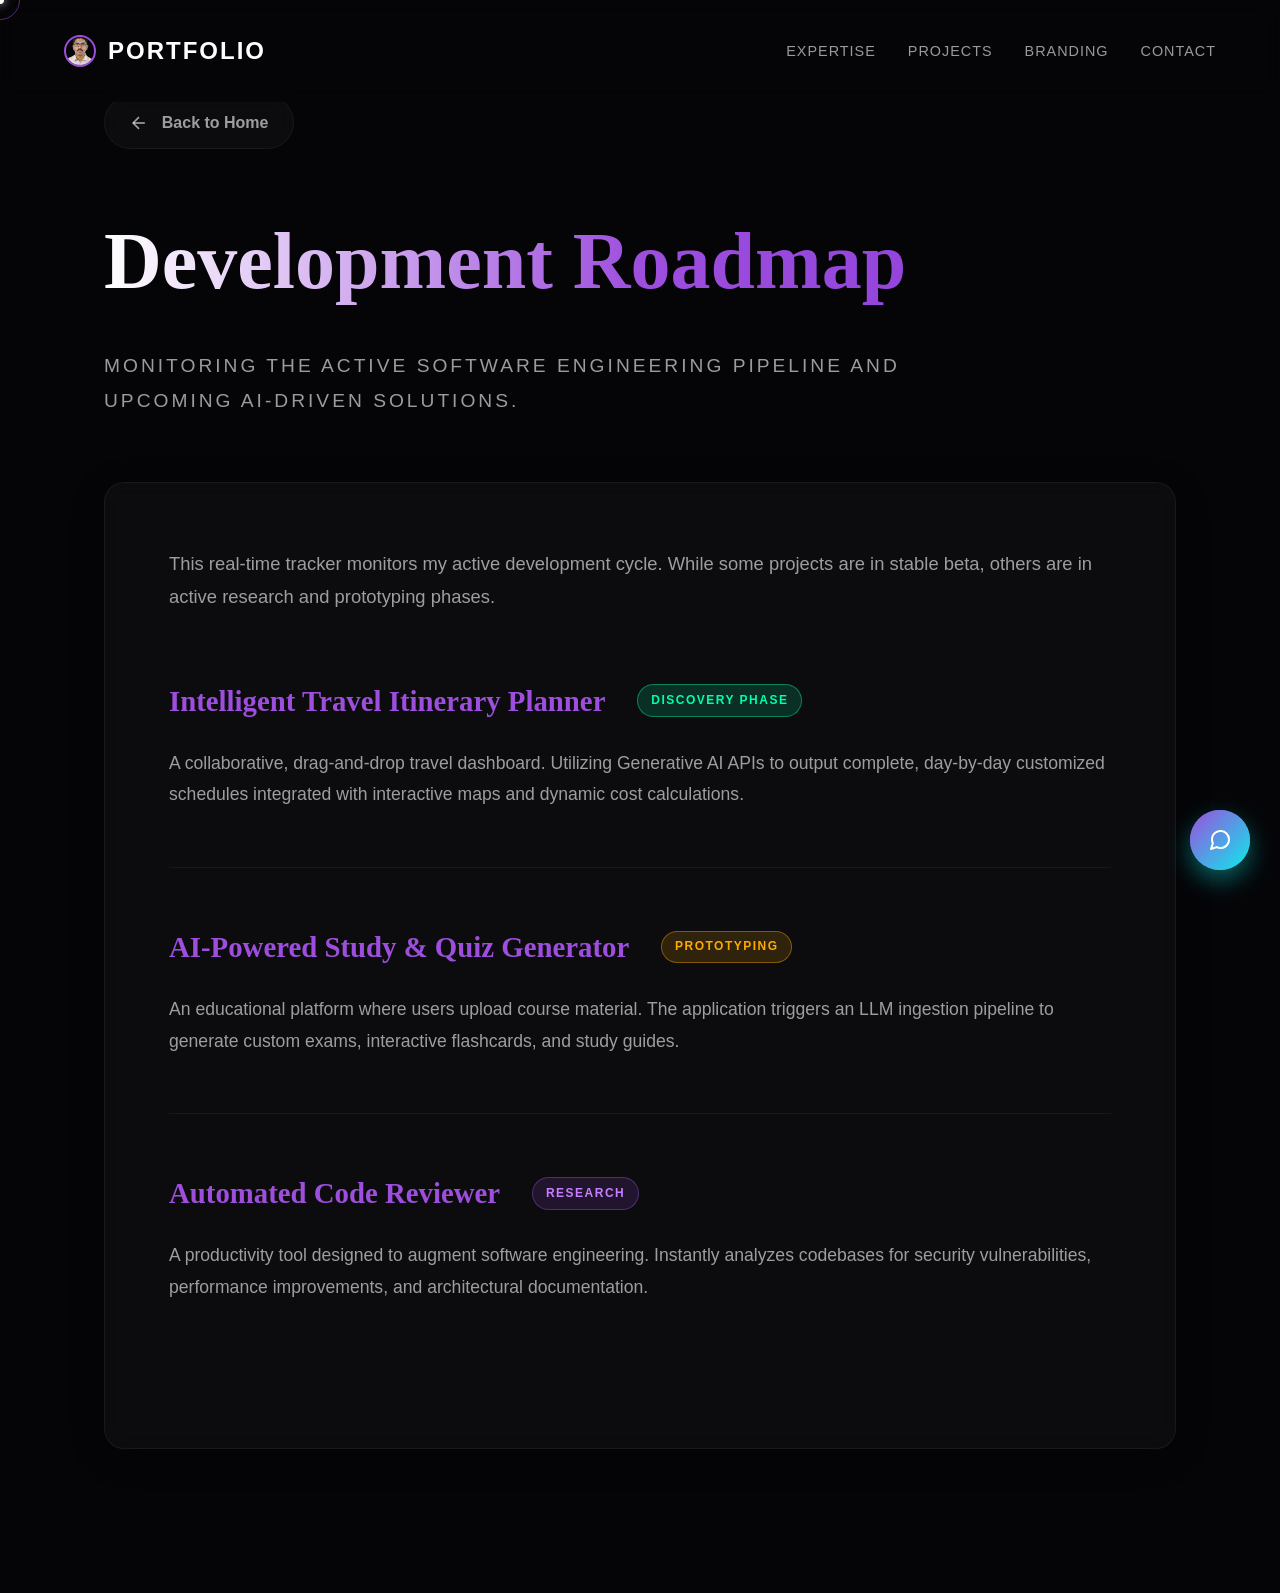
<file: project-upcoming.html>
<!doctype html>
<html lang="en">
  <head>
    <meta charset="UTF-8" />
    <meta name="viewport" content="width=device-width, initial-scale=1.0" />
    <title>Upcoming AI Projects | Portfolio</title>
    <!-- Modern Typography -->
    <link rel="preconnect" href="https://fonts.googleapis.com">
    <link rel="preconnect" href="https://fonts.gstatic.com" crossorigin>
    <link href="https://fonts.googleapis.com/css2?family=Inter:wght@300;400;500;600&family=Outfit:wght@400;700;900&display=swap" rel="stylesheet">
    <link rel="stylesheet" href="./style.css">
    <meta http-equiv="Content-Security-Policy" content="default-src 'self'; script-src 'self' https://esm.sh/ 'unsafe-inline'; style-src 'self' 'unsafe-inline' https://fonts.googleapis.com; font-src 'self' https://fonts.gstatic.com; img-src 'self' data: https://images.unsplash.com; connect-src 'self' https://esm.sh/; frame-src 'self';">
    <style>
      .badge {
        padding: 0.35rem 0.8rem;
        border-radius: 20px;
        font-size: 0.75rem;
        font-weight: 700;
        text-transform: uppercase;
        letter-spacing: 1.5px;
        margin-left: 1rem;
        display: inline-block;
        vertical-align: middle;
        font-family: 'Inter', sans-serif;
      }
      .badge-working { background: rgba(0, 255, 170, 0.15); color: #00ffaa; border: 1px solid rgba(0, 255, 170, 0.4); }
      .badge-pending { background: rgba(255, 170, 0, 0.15); color: #ffaa00; border: 1px solid rgba(255, 170, 0, 0.4); }
      .badge-planned { background: rgba(157, 78, 221, 0.15); color: #c77dff; border: 1px solid rgba(157, 78, 221, 0.4); }
      
      .project-item { margin-bottom: 2.5rem; padding-bottom: 2.5rem; border-bottom: 1px solid var(--glass-border); }
      .project-item:last-child { border-bottom: none; }
    </style>
  </head>
  <body>
    <!-- Custom Cursor -->
    <div class="custom-cursor"></div>
    <div class="custom-cursor-follower"></div>

    <canvas class="webgl"></canvas>

    <div id="app">
      <nav class="navbar" style="background: rgba(5,5,8,0.8); backdrop-filter: blur(10px);">
        <div class="logo">
          <a href="index.html" style="text-decoration: none; color: inherit; display: flex; align-items: center;">
            <img src="assets/profile/Alan Benny.png" alt="Logo" style="width: 32px; height: 32px; border-radius: 50%; object-fit: cover; vertical-align: middle; margin-right: 12px; border: 2px solid var(--accent-color);">
            Portfolio
          </a>
        </div>
        <div class="nav-links">
          <a href="index.html#expertise">Expertise</a>
          <a href="index.html#projects">Projects</a>
          <a href="index.html#branding">Branding</a>
          <a href="index.html#contact">Contact</a>
        </div>
      </nav>

      <main class="content">
        <div class="project-container" style="max-width: 1200px; margin: 0 auto; padding: 6rem 5%;">
          <a href="index.html" class="back-nav" style="margin-bottom: 3rem; display: inline-flex; align-items: center; gap: 0.8rem; color: var(--text-secondary); text-decoration: none; font-weight: 600; transition: all 0.3s; padding: 0.8rem 1.5rem; background: var(--glass-bg); border: 1px solid var(--glass-border); border-radius: 30px; backdrop-filter: blur(10px);">
            <svg width="20" height="20" viewBox="0 0 24 24" fill="none" stroke="currentColor" stroke-width="2"><line x1="19" y1="12" x2="5" y2="12"></line><polyline points="12 19 5 12 12 5"></polyline></svg>
            Back to Home
          </a>
          
          <header class="project-hero" style="margin-bottom: 4rem;">
            <h1 class="section-title" style="margin-bottom: 1.5rem; font-family: 'Outfit'; font-size: clamp(3rem, 8vw, 5rem); font-weight: 900; background: linear-gradient(90deg, #fff, var(--accent-color), #8a3cdb); -webkit-background-clip: text; background-clip: text; -webkit-text-fill-color: transparent;">Development Roadmap</h1>
            <p class="subtitle" style="max-width: 800px; color: var(--text-secondary); font-size: 1.2rem; line-height: 1.8;">Monitoring the active software engineering pipeline and upcoming AI-driven solutions.</p>
          </header>
          
          <div class="glass-panel" style="margin-bottom: 3rem; padding: 4rem;">
            <p style="font-size: 1.15rem; line-height: 1.8; color: var(--text-secondary); margin-bottom: 4rem;">
              This real-time tracker monitors my active development cycle. While some projects are in stable beta, others are in active research and prototyping phases.
            </p>

            <div class="project-item" style="margin-bottom: 3.5rem; padding-bottom: 3.5rem; border-bottom: 1px solid var(--glass-border);">
                <h2 style="font-family: 'Outfit'; color: var(--accent-color); font-size: 1.8rem; display: flex; align-items: center; flex-wrap: wrap; gap: 1rem; margin-bottom: 1.5rem;">
                    Intelligent Travel Itinerary Planner 
                    <span class="badge badge-working">Discovery Phase</span>
                </h2>
                <p style="color: var(--text-secondary); line-height: 1.8; font-size: 1.1rem;">A collaborative, drag-and-drop travel dashboard. Utilizing Generative AI APIs to output complete, day-by-day customized schedules integrated with interactive maps and dynamic cost calculations.</p>
            </div>

            <div class="project-item" style="margin-bottom: 3.5rem; padding-bottom: 3.5rem; border-bottom: 1px solid var(--glass-border);">
                <h2 style="font-family: 'Outfit'; color: var(--accent-color); font-size: 1.8rem; display: flex; align-items: center; flex-wrap: wrap; gap: 1rem; margin-bottom: 1.5rem;">
                    AI-Powered Study & Quiz Generator
                    <span class="badge badge-pending">Prototyping</span>
                </h2>
                <p style="color: var(--text-secondary); line-height: 1.8; font-size: 1.1rem;">An educational platform where users upload course material. The application triggers an LLM ingestion pipeline to generate custom exams, interactive flashcards, and study guides.</p>
            </div>

            <div class="project-item" style="border-bottom: none;">
                <h2 style="font-family: 'Outfit'; color: var(--accent-color); font-size: 1.8rem; display: flex; align-items: center; flex-wrap: wrap; gap: 1rem; margin-bottom: 1.5rem;">
                    Automated Code Reviewer
                    <span class="badge badge-planned">Research</span>
                </h2>
                <p style="color: var(--text-secondary); line-height: 1.8; font-size: 1.1rem;">A productivity tool designed to augment software engineering. Instantly analyzes codebases for security vulnerabilities, performance improvements, and architectural documentation.</p>
            </div>
          </div>
        </div>
      </main>
    </div>

    <!-- AI Assistant Orb & Chat -->
    <div id="aiOrb" class="ai-orb">
      <svg width="24" height="24" viewBox="0 0 24 24" fill="none" stroke="currentColor" stroke-width="2" stroke-linecap="round" stroke-linejoin="round"><path d="M21 11.5a8.38 8.38 0 0 1-.9 3.8 8.5 8.5 0 0 1-7.6 4.7 8.38 8.38 0 0 1-3.8-.9L3 21l1.9-5.7a8.38 8.38 0 0 1-.9-3.8 8.5 8.5 0 0 1 4.7-7.6 8.38 8.38 0 0 1 3.8-.9h.5a8.48 8.48 0 0 1 8 8v.5z"></path></svg>
      <div class="orb-pulse"></div>
    </div>

    <div id="aiChatWindow" class="ai-chat-window glass-panel" style="display: none;">
      <div class="chat-header">
        <div class="header-left">
          <div class="status-dot"></div>
          <h4>Alan-AI</h4>
        </div>
        <button id="closeChat" class="close-chat-btn">&times;</button>
      </div>
      <div id="chatMessages" class="chat-messages">
        <div class="message ai-message">
          Hello! I am Alan's automated assistant. Ask me anything about his skills, projects, or how to contact him.
        </div>
      </div>
      <form id="chatForm" class="chat-input-area">
        <input type="text" id="chatInput" placeholder="Ask about Python, marketing..." required autocomplete="off">
        <button type="submit" class="send-btn">
          <svg width="18" height="18" viewBox="0 0 24 24" fill="none" stroke="currentColor" stroke-width="2"><line x1="22" y1="2" x2="11" y2="13"></line><polygon points="22 2 15 22 11 13 2 9 22 2"></polygon></svg>
        </button>
      </form>
    </div>

    <!-- Import Maps -->
    <script type="importmap">
      {
        "imports": {
          "three": "https://esm.sh/three@0.160.0",
          "three/addons/": "https://esm.sh/three@0.160.0/examples/jsm/",
          "gsap": "https://esm.sh/gsap@3.12.4",
          "gsap/ScrollTrigger": "https://esm.sh/gsap@3.12.4/ScrollTrigger.js"
        }
      }
    </script>
    <script type="module" src="./main.js"></script>
  </body>
</html>
</file>
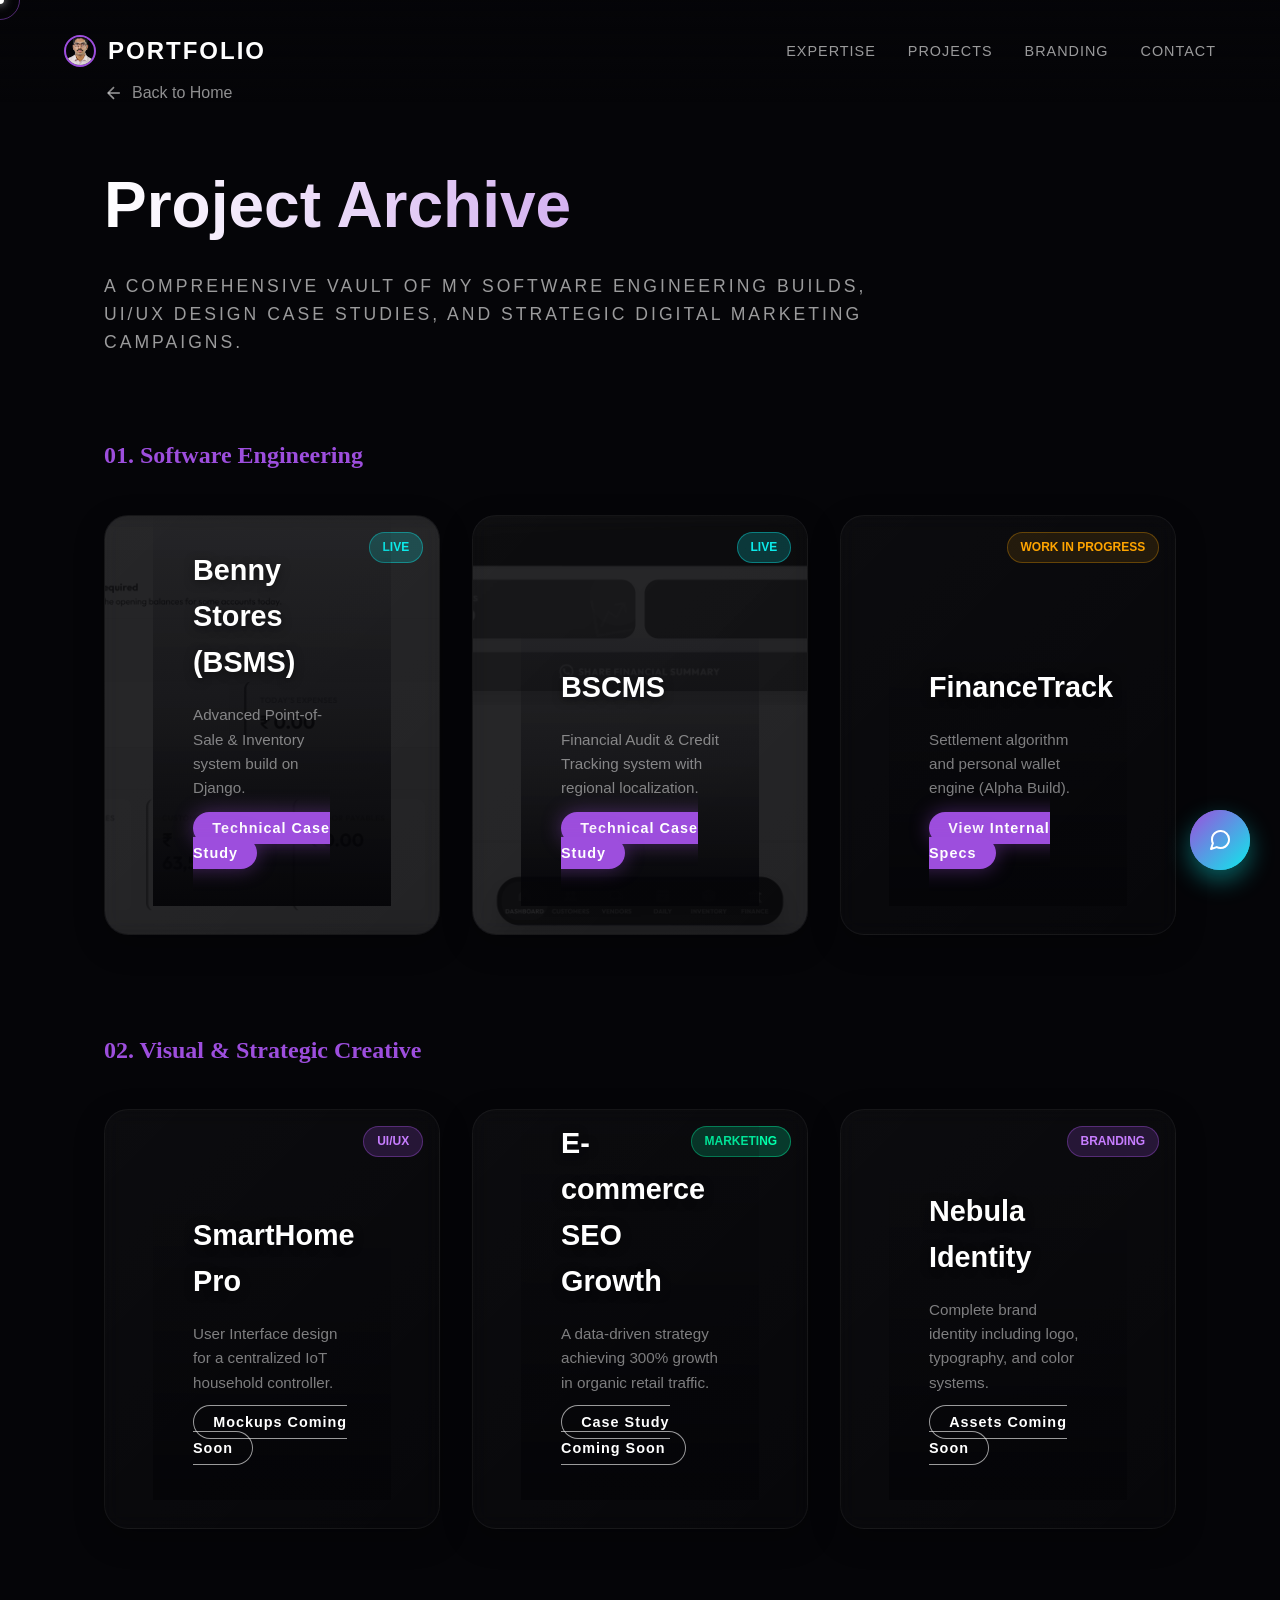
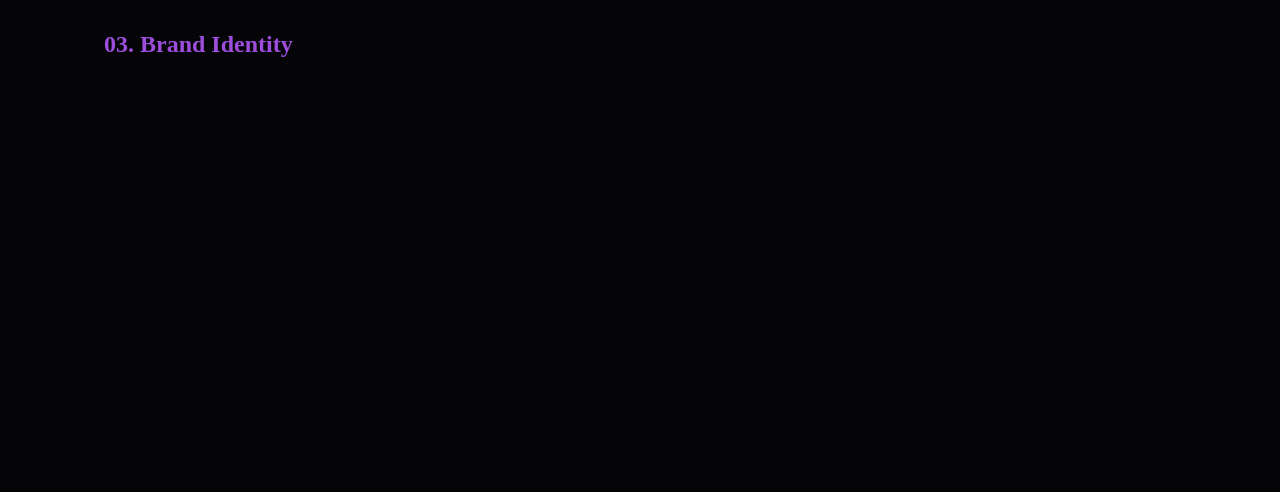
<file: projects.html>
<!doctype html>
<html lang="en">
  <head>
    <meta charset="UTF-8" />
    <meta name="viewport" content="width=device-width, initial-scale=1.0" />
    <title>Project Archive | Alan Benny</title>
    <link rel="preconnect" href="https://fonts.googleapis.com">
    <link rel="preconnect" href="https://fonts.gstatic.com" crossorigin>
    <link href="https://fonts.googleapis.com/css2?family=Inter:wght@300;400;500;600&family=Outfit:wght@400;700;900&display=swap" rel="stylesheet">
    <link rel="stylesheet" href="./style.css">
    <meta http-equiv="Content-Security-Policy" content="default-src 'self'; script-src 'self' https://esm.sh/ 'unsafe-inline'; style-src 'self' 'unsafe-inline' https://fonts.googleapis.com; font-src 'self' https://fonts.gstatic.com; img-src 'self' data: https://images.unsplash.com; connect-src 'self' https://esm.sh/; frame-src 'self';">
    <style>
      .archive-container {
        max-width: 1200px;
        margin: 0 auto;
        padding: 5rem 5%;
      }
      .back-nav {
        margin-bottom: 3rem;
        display: flex;
        align-items: center;
        gap: 0.5rem;
        color: var(--text-secondary);
        text-decoration: none;
        font-weight: 500;
        transition: color 0.3s;
      }
      .back-nav:hover { color: var(--accent-color); }
      
      .archive-header {
        margin-bottom: 5rem;
      }
      .archive-header h1 {
        font-size: clamp(2.5rem, 5vw, 4rem);
        margin-bottom: 1rem;
        background: linear-gradient(90deg, #fff, var(--accent-color));
        -webkit-background-clip: text;
        background-clip: text;
        -webkit-text-fill-color: transparent;
      }

      /* Custom styles for smaller cards on this page if needed */
      .projects-grid {
        display: grid;
        grid-template-columns: repeat(auto-fill, minmax(320px, 1fr));
        gap: 2rem;
      }

      .status-tag {
        position: absolute;
        top: 1rem;
        right: 1rem;
        padding: 0.3rem 0.8rem;
        border-radius: 20px;
        font-size: 0.75rem;
        font-weight: 600;
        text-transform: uppercase;
        background: rgba(12, 235, 235, 0.2);
        color: #0cebeb;
        border: 1px solid rgba(12, 235, 235, 0.4);
      }
      .status-tag.wip {
        background: rgba(255, 165, 0, 0.1);
        color: orange;
        border-color: rgba(255, 165, 0, 0.3);
      }
    </style>
  </head>
  <body>
    <!-- Custom Cursor -->
    <div class="custom-cursor"></div>
    <div class="custom-cursor-follower"></div>

    <!-- 3D Canvas Background (Optional for consistency, even if empty) -->
    <canvas class="webgl"></canvas>

    <div id="app">
      <nav class="navbar">
        <div class="logo">
          <a href="index.html" style="text-decoration: none; color: inherit; display: flex; align-items: center;">
            <img src="assets/profile/Alan Benny.png" alt="Logo" style="width: 32px; height: 32px; border-radius: 50%; object-fit: cover; vertical-align: middle; margin-right: 12px; border: 2px solid var(--accent-color);">
            Portfolio
          </a>
        </div>
        <div class="nav-links">
          <a href="index.html#expertise">Expertise</a>
          <a href="index.html#projects">Projects</a>
          <a href="index.html#branding">Branding</a>
          <a href="index.html#contact">Contact</a>
        </div>
      </nav>

      <main class="content">
        <div class="archive-container">
          <a href="index.html" class="back-nav">
            <svg width="20" height="20" viewBox="0 0 24 24" fill="none" stroke="currentColor" stroke-width="2"><line x1="19" y1="12" x2="5" y2="12"></line><polyline points="12 19 5 12 12 5"></polyline></svg>
            Back to Home
          </a>
          
          <header class="archive-header">
            <h1>Project Archive</h1>
            <p class="subtitle" style="color: var(--text-secondary); font-size: 1.1rem; max-width: 800px;">A comprehensive vault of my software engineering builds, UI/UX design case studies, and strategic digital marketing campaigns.</p>
          </header>

          <!-- SECTION 1: SOFTWARE ENGINEERING -->
          <h2 style="margin-bottom: 2.5rem; color: var(--accent-color); font-family: 'Outfit';">01. Software Engineering</h2>
          <div class="projects-grid" style="margin-bottom: 6rem;">
            <!-- Project 1 -->
            <div class="project-card glass-panel" style="--thumb: url('assets/bsms/bsms_dashboard.png');">
              <div class="card-thumbnail" style="background-image: var(--thumb);"></div>
              <div class="card-glow"></div>
              <span class="status-tag">Live</span>
              <div class="project-overlay">
                <h3>Benny Stores (BSMS)</h3>
                <p>Advanced Point-of-Sale & Inventory system build on Django.</p>
                <a href="project-benny.html" class="btn primary-btn btn-sm">Technical Case Study</a>
              </div>
            </div>

            <!-- Project 2 -->
            <div class="project-card glass-panel" style="--thumb: url('assets/bscms/bscms_dashboard.png');">
              <div class="card-thumbnail" style="background-image: var(--thumb);"></div>
              <div class="card-glow"></div>
              <span class="status-tag">Live</span>
              <div class="project-overlay">
                <h3>BSCMS</h3>
                <p>Financial Audit & Credit Tracking system with regional localization.</p>
                <a href="project-bscms.html" class="btn primary-btn btn-sm">Technical Case Study</a>
              </div>
            </div>

            <!-- Project 3 -->
            <div class="project-card glass-panel" style="--thumb: url('https://images.unsplash.com/photo-1550751827-4bd374c3f58b?q=80&w=2940&auto=format&fit=crop');">
              <div class="card-thumbnail" style="background-image: var(--thumb);"></div>
              <div class="card-glow"></div>
              <span class="status-tag wip">Work In Progress</span>
              <div class="project-overlay">
                <h3>FinanceTrack</h3>
                <p>Settlement algorithm and personal wallet engine (Alpha Build).</p>
                <a href="project-finance.html" class="btn primary-btn btn-sm">View Internal Specs</a>
              </div>
            </div>
          </div>

          <!-- SECTION 2: VISUAL & STRATEGIC CREATIVE -->
          <h2 id="creative" style="margin-bottom: 2.5rem; color: var(--accent-color); font-family: 'Outfit';">02. Visual & Strategic Creative</h2>
          <div class="projects-grid">
            <!-- Design Project 1 -->
            <div class="project-card glass-panel" style="--thumb: url('https://images.unsplash.com/photo-1586717791821-3f44a563eb4c?q=80&w=2940&auto=format&fit=crop');">
              <div class="card-thumbnail" style="background-image: var(--thumb);"></div>
              <div class="card-glow"></div>
              <span class="status-tag" style="background: rgba(157, 78, 221, 0.2); color: #c77dff; border-color: rgba(157, 78, 221, 0.4);">UI/UX</span>
              <div class="project-overlay">
                <h3>SmartHome Pro</h3>
                <p>User Interface design for a centralized IoT household controller.</p>
                <a href="#" class="btn secondary-btn btn-sm" style="pointer-events: none;">Mockups Coming Soon</a>
              </div>
            </div>

            <!-- Marketing Project 1 -->
            <div class="project-card glass-panel" style="--thumb: url('https://images.unsplash.com/photo-1460925895917-afdab827c52f?q=80&w=2426&auto=format&fit=crop');">
              <div class="card-thumbnail" style="background-image: var(--thumb);"></div>
              <div class="card-glow"></div>
              <span class="status-tag" style="background: rgba(0, 255, 170, 0.2); color: #00ffaa; border-color: rgba(0, 255, 170, 0.4);">Marketing</span>
              <div class="project-overlay">
                <h3>E-commerce SEO Growth</h3>
                <p>A data-driven strategy achieving 300% growth in organic retail traffic.</p>
                <a href="#" class="btn secondary-btn btn-sm" style="pointer-events: none;">Case Study Coming Soon</a>
              </div>
            </div>

            <!-- Design Project 2 -->
            <div class="project-card glass-panel" style="--thumb: url('https://images.unsplash.com/photo-1626785774573-4b799315345d?q=80&w=2942&auto=format&fit=crop');">
              <div class="card-thumbnail" style="background-image: var(--thumb);"></div>
              <div class="card-glow"></div>
              <span class="status-tag" style="background: rgba(157, 78, 221, 0.2); color: #c77dff; border-color: rgba(157, 78, 221, 0.4);">Branding</span>
              <div class="project-overlay">
                <h3>Nebula Identity</h3>
                <p>Complete brand identity including logo, typography, and color systems.</p>
                <a href="#" class="btn secondary-btn btn-sm" style="pointer-events: none;">Assets Coming Soon</a>
              </div>
            </div>
          </div>

          <!-- SECTION 3: BRAND IDENTITY -->
          <section class="brand-section">
            <h2 style="margin-bottom: 2.5rem; color: var(--accent-color); font-family: 'Outfit';">03. Brand Identity</h2>
            <div class="logo-grid" id="logoGrid">
              <div class="logo-item glass-panel">
                <img src="assets/branding/benny_logo.png" alt="Benny Logo Original">
              </div>
              <div class="logo-item glass-panel">
                <img src="assets/branding/designWorks/benny_stores_gold_logo.png" alt="Benny Stores Luxury Gold">
              </div>
              <div class="logo-item glass-panel">
                <img src="assets/branding/designWorks/benny_stores_3d_logo.png" alt="Benny Stores 3D Concept">
              </div>
              <div class="logo-item glass-panel">
                <img src="assets/branding/designWorks/benny_stores_icon.png" alt="Benny Stores Icon System">
              </div>
            </div>
          </section>
        </div>
      </main>
    </div>

    <!-- AI Assistant Orb & Chat -->
    <div id="aiOrb" class="ai-orb">
      <svg width="24" height="24" viewBox="0 0 24 24" fill="none" stroke="currentColor" stroke-width="2" stroke-linecap="round" stroke-linejoin="round"><path d="M21 11.5a8.38 8.38 0 0 1-.9 3.8 8.5 8.5 0 0 1-7.6 4.7 8.38 8.38 0 0 1-3.8-.9L3 21l1.9-5.7a8.38 8.38 0 0 1-.9-3.8 8.5 8.5 0 0 1 4.7-7.6 8.38 8.38 0 0 1 3.8-.9h.5a8.48 8.48 0 0 1 8 8v.5z"></path></svg>
      <div class="orb-pulse"></div>
    </div>

    <div id="aiChatWindow" class="ai-chat-window glass-panel" style="display: none;">
      <div class="chat-header">
        <div class="header-left">
          <div class="status-dot"></div>
          <h4>Alan-AI</h4>
        </div>
        <button id="closeChat" class="close-chat-btn">&times;</button>
      </div>
      <div id="chatMessages" class="chat-messages">
        <div class="message ai-message">
          Hello! I am Alan's automated assistant. Ask me anything about his skills, projects, or how to contact him.
        </div>
      </div>
      <form id="chatForm" class="chat-input-area">
        <input type="text" id="chatInput" placeholder="Ask about Python, marketing..." required autocomplete="off">
        <button type="submit" class="send-btn">
          <svg width="18" height="18" viewBox="0 0 24 24" fill="none" stroke="currentColor" stroke-width="2"><line x1="22" y1="2" x2="11" y2="13"></line><polygon points="22 2 15 22 11 13 2 9 22 2"></polygon></svg>
        </button>
      </form>
    </div>

    <!-- Import Maps -->
    <script type="importmap">
      {
        "imports": {
          "three": "https://esm.sh/three@0.160.0",
          "three/addons/": "https://esm.sh/three@0.160.0/examples/jsm/",
          "gsap": "https://esm.sh/gsap@3.12.4",
          "gsap/ScrollTrigger": "https://esm.sh/gsap@3.12.4/ScrollTrigger.js"
        }
      }
    </script>
    <script type="module" src="./main.js"></script>
  </body>
</html>
</file>
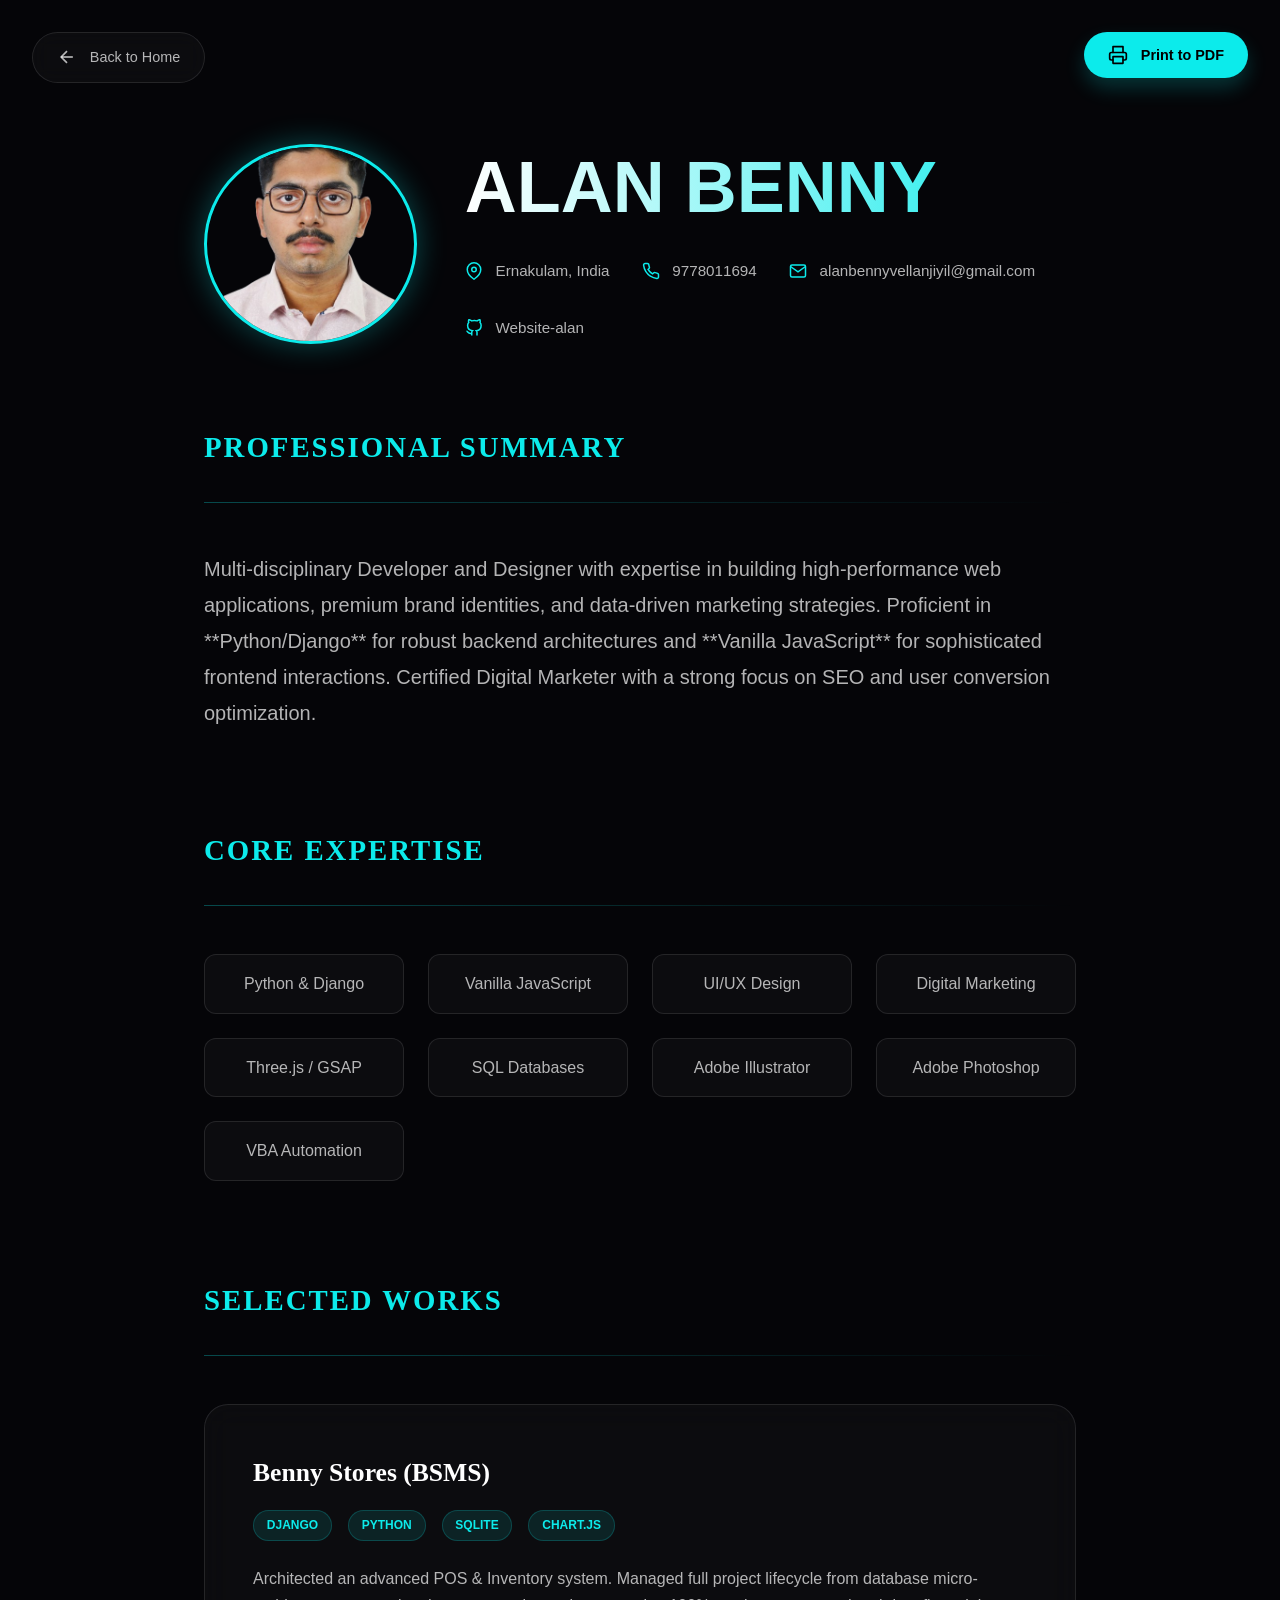
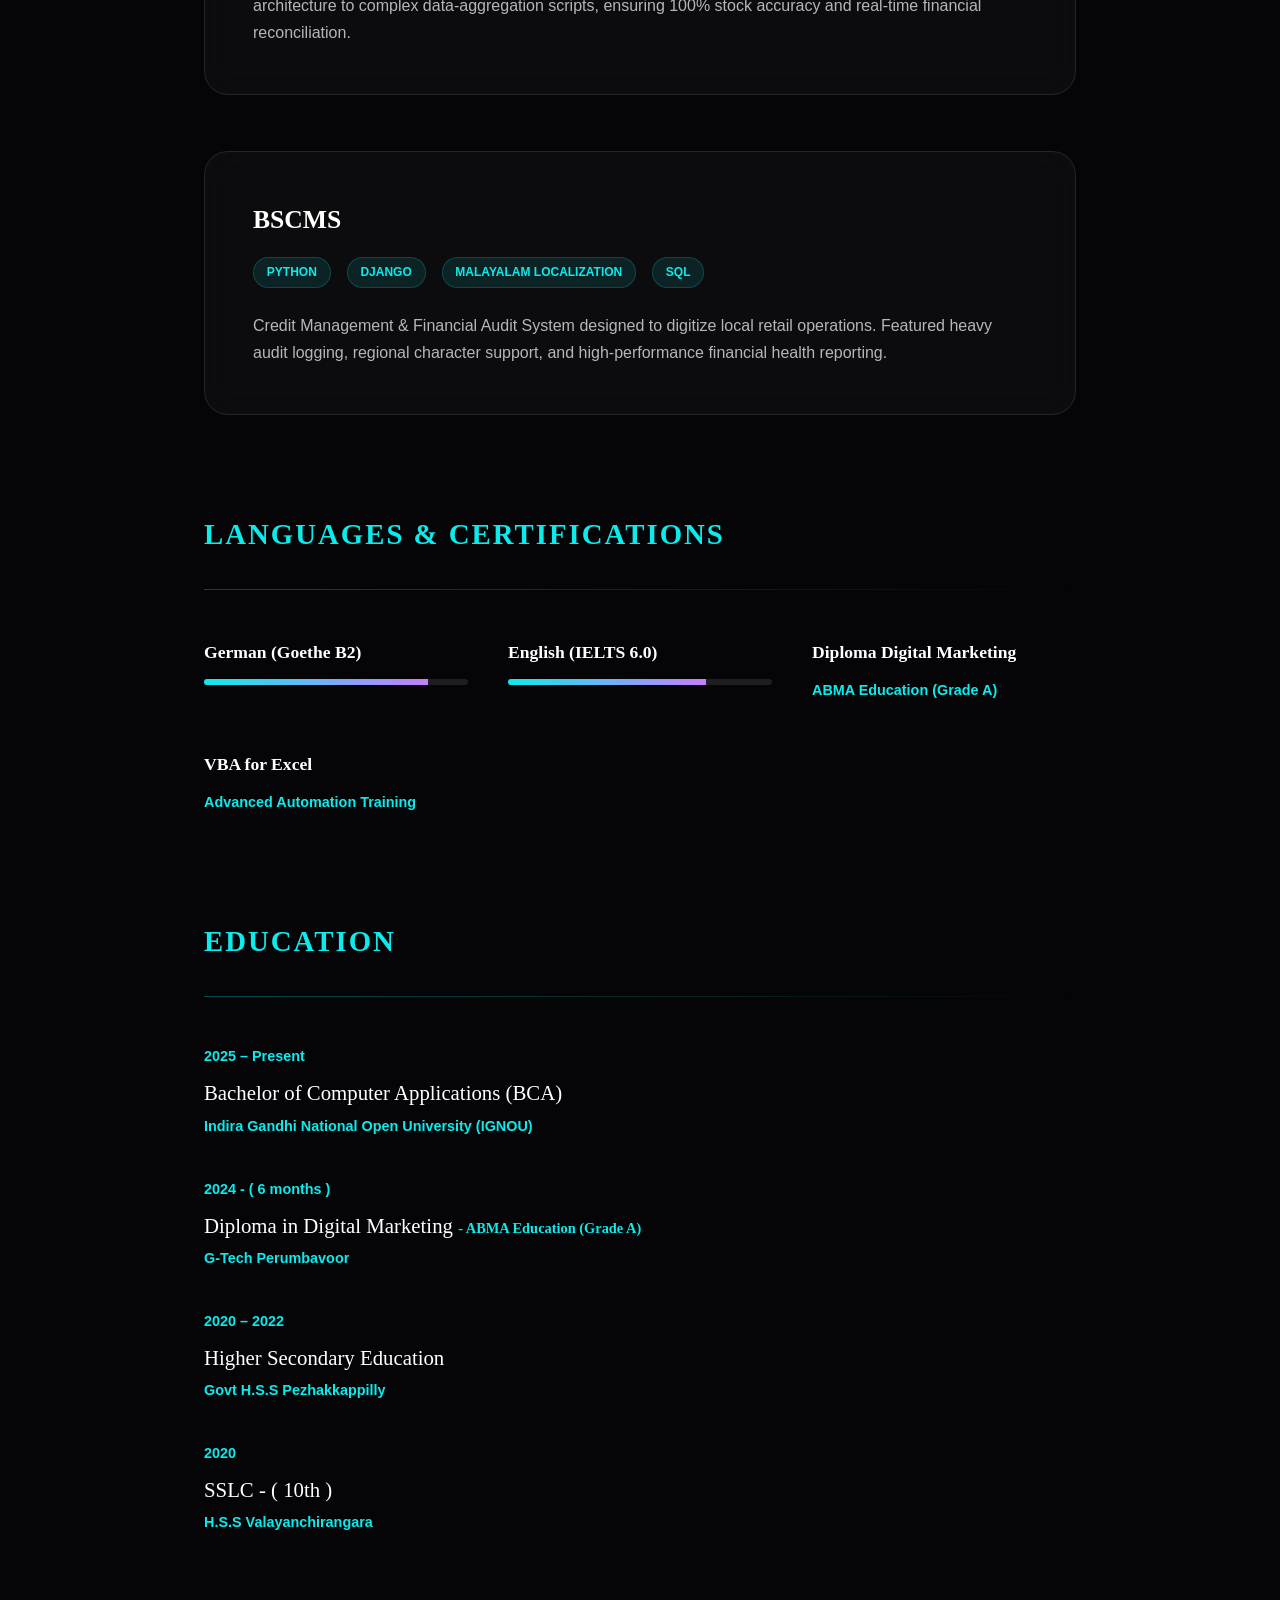
<file: resume.html>
<!doctype html>
<html lang="en">
  <head>
    <meta charset="UTF-8" />
    <meta name="viewport" content="width=device-width, initial-scale=1.0" />
    <title>Digital Resume | ALAN BENNY</title>
    <!-- Modern Typography -->
    <link rel="preconnect" href="https://fonts.googleapis.com">
    <link rel="preconnect" href="https://fonts.gstatic.com" crossorigin>
    <link href="https://fonts.googleapis.com/css2?family=Inter:wght@300;400;500;600&family=Outfit:wght@400;700;900&display=swap" rel="stylesheet">
    <link rel="stylesheet" href="./style.css">
    <meta http-equiv="Content-Security-Policy" content="default-src 'self'; script-src 'self' https://esm.sh/ 'unsafe-inline'; style-src 'self' 'unsafe-inline' https://fonts.googleapis.com; font-src 'self' https://fonts.gstatic.com; img-src 'self' data: https://images.unsplash.com; connect-src 'self' https://esm.sh/; frame-src 'self';">
    
    <style>
      :root {
        --accent-color: #0cebeb;
        --secondary-accent: #c77dff;
        --glass-bg: rgba(255, 255, 255, 0.03);
        --glass-border: rgba(255, 255, 255, 0.1);
        --text-primary: #ffffff;
        --text-secondary: rgba(255, 255, 255, 0.7);
      }

      body {
        background: #050508;
        color: var(--text-primary);
        font-family: 'Inter', sans-serif;
        overflow-x: hidden;
      }

      .resume-container {
        max-width: 1000px;
        margin: 5rem auto;
        padding: 4rem 5%;
        position: relative;
        z-index: 10;
      }

      .back-btn {
        position: fixed;
        top: 2rem;
        left: 2rem;
        z-index: 100;
        padding: 0.8rem 1.5rem;
        background: var(--glass-bg);
        border: 1px solid var(--glass-border);
        border-radius: 30px;
        color: var(--text-secondary);
        text-decoration: none;
        backdrop-filter: blur(10px);
        transition: all 0.3s cubic-bezier(0.175, 0.885, 0.32, 1.275);
        display: flex;
        align-items: center;
        gap: 0.8rem;
        font-weight: 500;
        font-size: 0.9rem;
      }

      .back-btn:hover {
        color: var(--accent-color);
        border-color: var(--accent-color);
        transform: translateX(-5px);
        box-shadow: 0 0 20px rgba(12, 235, 235, 0.2);
      }

      .print-btn {
        position: fixed;
        top: 2rem;
        right: 2rem;
        z-index: 100;
        padding: 0.8rem 1.5rem;
        background: var(--accent-color);
        border: none;
        border-radius: 30px;
        color: #000;
        cursor: pointer;
        display: flex;
        align-items: center;
        gap: 0.8rem;
        font-weight: 600;
        font-size: 0.9rem;
        transition: all 0.3s;
        box-shadow: 0 10px 20px rgba(12, 235, 235, 0.2);
      }

      .print-btn:hover {
        transform: scale(1.05);
        box-shadow: 0 15px 30px rgba(12, 235, 235, 0.4);
      }

      .resume-header {
        text-align: left;
        margin-bottom: 5rem;
        display: flex;
        align-items: center;
        gap: 3rem;
      }

      .profile-photo {
        width: 250px;
        height: 200px;
        border-radius: 50%;
        object-fit: cover;
        border: 3px solid var(--accent-color);
        box-shadow: 0 0 30px rgba(12, 235, 235, 0.3);
      }

      .header-info h1 {
        font-family: 'Outfit', sans-serif;
        font-size: clamp(3rem, 6vw, 4.5rem);
        font-weight: 900;
        margin-bottom: 0.5rem;
        line-height: 1.1;
        background: linear-gradient(90deg, #fff, var(--accent-color));
        -webkit-background-clip: text;
        background-clip: text;
        -webkit-text-fill-color: transparent;
      }

      .contact-banner {
        display: flex;
        flex-wrap: wrap;
        gap: 2rem;
        margin-top: 2rem;
        color: var(--text-secondary);
        font-size: 0.95rem;
      }

      .contact-item {
        display: flex;
        align-items: center;
        gap: 0.8rem;
      }

      .contact-item svg { width: 18px; color: var(--accent-color); }

      .resume-section {
        margin-bottom: 6rem;
      }

      .section-divider {
        height: 1px;
        width: 100%;
        background: linear-gradient(90deg, var(--accent-color), transparent);
        margin-bottom: 3rem;
        opacity: 0.3;
      }

      .section-title {
        font-family: 'Outfit';
        font-size: 1.8rem;
        color: var(--accent-color);
        margin-bottom: 2rem;
        text-transform: uppercase;
        letter-spacing: 2px;
      }

      .summary-text {
        font-size: 1.25rem;
        line-height: 1.8;
        color: var(--text-secondary);
      }

      .skills-grid {
        display: grid;
        grid-template-columns: repeat(auto-fill, minmax(200px, 1fr));
        gap: 1.5rem;
      }

      .skill-tag {
        background: var(--glass-bg);
        border: 1px solid var(--glass-border);
        padding: 1rem 1.5rem;
        border-radius: 12px;
        font-weight: 500;
        color: var(--text-secondary);
        transition: all 0.3s;
        text-align: center;
      }

      .skill-tag:hover {
        border-color: var(--accent-color);
        color: var(--accent-color);
        transform: translateY(-5px);
        background: rgba(12, 235, 235, 0.05);
      }

      .project-item {
        margin-bottom: 3.5rem;
        padding: 3rem;
        background: var(--glass-bg);
        border: 1px solid var(--glass-border);
        border-radius: 24px;
        backdrop-filter: blur(15px);
        transition: all 0.4s;
      }

      .project-item:hover {
        border-color: rgba(12, 235, 235, 0.3);
        transform: translateY(-8px);
        box-shadow: 0 20px 40px rgba(0,0,0,0.3);
      }

      .project-item h3 {
        font-family: 'Outfit';
        font-size: 1.6rem;
        margin-bottom: 1rem;
        color: #fff;
      }

      .project-item .tech-stack {
        display: flex;
        gap: 1rem;
        margin-bottom: 1.5rem;
        flex-wrap: wrap;
      }

      .stack-pill {
        font-size: 0.75rem;
        font-weight: 700;
        color: var(--accent-color);
        text-transform: uppercase;
        background: rgba(12, 235, 235, 0.1);
        padding: 0.3rem 0.8rem;
        border-radius: 20px;
        border: 1px solid rgba(12, 235, 235, 0.2);
      }

      .project-desc {
        line-height: 1.7;
        color: var(--text-secondary);
      }

      .education-item {
        margin-bottom: 2.5rem;
      }

      .edu-meta {
        font-size: 0.9rem;
        color: var(--accent-color);
        margin-bottom: 0.5rem;
        font-weight: 600;
      }

      .edu-name {
        font-size: 1.3rem;
        font-family: 'Outfit';
        margin-bottom: 0.3rem;
      }

      .language-grid {
        display: grid;
        grid-template-columns: repeat(auto-fit, minmax(250px, 1fr));
        gap: 2.5rem;
      }

      .language-item h4 {
        margin-bottom: 0.8rem;
        font-family: 'Outfit';
        font-size: 1.1rem;
      }

      .progress-bar {
        height: 6px;
        background: rgba(255, 255, 255, 0.1);
        border-radius: 10px;
        overflow: hidden;
      }

      .progress-fill {
        height: 100%;
        background: linear-gradient(90deg, var(--accent-color), var(--secondary-accent));
        width: 0%;
        transition: width 1.5s cubic-bezier(0.22, 1, 0.36, 1);
      }

      /* --- PRINT STYLES --- */
      @media print {
        .back-btn, .print-btn, .canvas-bg, .webgl, #aiOrb, #aiChatWindow {
          display: none !important;
        }
        body {
          background: #fff !important;
          color: #000 !important;
          padding: 0 !important;
          margin: 0 !important;
        }
        .resume-container {
          margin: 0 !important;
          padding: 1.5cm !important;
          max-width: none !important;
        }
        .resume-header { margin-bottom: 2rem !important; }
        .resume-header h1 {
          -webkit-text-fill-color: #000 !important;
          background: none !important;
          font-size: 24pt !important;
          margin-bottom: 0.5rem !important;
        }
        .contact-banner { margin-top: 0.5rem !important; gap: 1rem !important; }
        .section-title {
          font-size: 14pt !important;
          margin-bottom: 1rem !important;
          color: #000 !important;
          border-bottom: 1.5pt solid #000;
          padding-bottom: 3pt;
        }
        .section-divider { display: none; }
        .resume-section { margin-bottom: 2rem !important; }
        .summary-text { font-size: 10pt !important; color: #333 !important; }
        .skill-tag {
          padding: 0.4rem 0.8rem !important;
          font-size: 9pt !important;
          border: 1px solid #ccc !important;
          color: #000 !important;
        }
        .project-item {
          padding: 1.5rem !important;
          margin-bottom: 1.5rem !important;
          border: 1px solid #eee !important;
        }
        .project-item h3 { font-size: 12pt !important; color: #000 !important; }
        .project-desc { font-size: 9pt !important; color: #444 !important; }
        .stack-pill { border: 1px solid #ddd !important; color: #666 !important; font-size: 7pt !important; }
        .edu-meta { font-size: 9pt !important; color: #555 !important; }
        .edu-name { font-size: 11pt !important; color: #000 !important; }
      }
    </style>
    
    <!-- Import Maps -->
    <script type="importmap">
      {
        "imports": {
          "three": "https://esm.sh/three@0.160.0",
          "three/addons/": "https://esm.sh/three@0.160.0/examples/jsm/",
          "gsap": "https://esm.sh/gsap@3.12.4",
          "gsap/ScrollTrigger": "https://esm.sh/gsap@3.12.4/ScrollTrigger.js"
        }
      }
    </script>
  </head>
  <body>
    <!-- 3D Canvas Background -->
    <canvas class="webgl" style="position: fixed; top: 0; left: 0; z-index: 1; pointer-events: none; opacity: 0.4;"></canvas>

    <a href="index.html" class="back-btn">
      <svg width="20" height="20" viewBox="0 0 24 24" fill="none" stroke="currentColor" stroke-width="2"><line x1="19" y1="12" x2="5" y2="12"></line><polyline points="12 19 5 12 12 5"></polyline></svg>
      Back to Home
    </a>

    <button onclick="window.print()" class="print-btn">
      <svg width="20" height="20" viewBox="0 0 24 24" fill="none" stroke="currentColor" stroke-width="2" stroke-linecap="round" stroke-linejoin="round"><path d="M6 9V2h12v7"></path><path d="M6 18H4a2 2 0 0 1-2-2v-5a2 2 0 0 1 2-2h16a2 2 0 0 1 2 2v5a2 2 0 0 1-2 2h-2"></path><rect x="6" y="14" width="12" height="8"></rect></svg>
      Print to PDF
    </button>

    <div class="resume-container">
      <header class="resume-header">
        <img src="Alan Benny.png" alt="Alan Benny" class="profile-photo">
        <div class="header-info">
          <h1>ALAN BENNY</h1>
          <div class="contact-banner">
            <div class="contact-item">
              <svg viewBox="0 0 24 24" fill="none" stroke="currentColor" stroke-width="2"><path d="M21 10c0 7-9 13-9 13s-9-6-9-13a9 9 0 0 1 18 0z"></path><circle cx="12" cy="10" r="3"></circle></svg>
              Ernakulam, India
            </div>
            <div class="contact-item">
              <svg viewBox="0 0 24 24" fill="none" stroke="currentColor" stroke-width="2"><path d="M22 16.92v3a2 2 0 0 1-2.18 2 19.79 19.79 0 0 1-8.63-3.07 19.5 19.5 0 0 1-6-6 19.79 19.79 0 0 1-3.07-8.67A2 2 0 0 1 4.11 2h3a2 2 0 0 1 2 1.72 12.84 12.84 0 0 0 .7 2.81 2 2 0 0 1-.45 2.11L8.09 9.91a16 16 0 0 0 6 6l1.27-1.27a2 2 0 0 1 2.11-.45 12.84 12.84 0 0 0 2.81.7A2 2 0 0 1 22 16.92z"></path></svg>
              9778011694
            </div>
            <div class="contact-item">
              <svg viewBox="0 0 24 24" fill="none" stroke="currentColor" stroke-width="2"><path d="M4 4h16c1.1 0 2 .9 2 2v12c0 1.1-.9 2-2 2H4c-1.1 0-2-.9-2-2V6c0-1.1.9-2 2-2z"></path><polyline points="22,6 12,13 2,6"></polyline></svg>
              alanbennyvellanjiyil@gmail.com
            </div>
            <div class="contact-item">
              <svg viewBox="0 0 24 24" fill="none" stroke="currentColor" stroke-width="2"><path d="M9 19c-5 1.5-5-2.5-7-3m14 6v-3.87a3.37 3.37 0 0 0-.94-2.61c3.14-.35 6.44-1.54 6.44-7A5.44 5.44 0 0 0 20 4.77 5.07 5.07 0 0 0 19.91 1S18.73.65 16 2.48a13.38 13.38 0 0 0-7 0C6.27.65 5.09 1 5.09 1A5.07 5.07 0 0 0 5 4.77a5.44 5.44 0 0 0-1.5 3.78c0 5.42 3.3 6.61 6.44 7A3.37 3.37 0 0 0 9 18.13V22"></path></svg>
              Website-alan
            </div>
          </div>
        </div>
      </header>

      <section class="resume-section">
        <h2 class="section-title">Professional Summary</h2>
        <div class="section-divider"></div>
        <p class="summary-text">
          Multi-disciplinary Developer and Designer with expertise in building high-performance web applications, premium brand identities, and data-driven marketing strategies. Proficient in **Python/Django** for robust backend architectures and **Vanilla JavaScript** for sophisticated frontend interactions. Certified Digital Marketer with a strong focus on SEO and user conversion optimization.
        </p>
      </section>

      <section class="resume-section">
        <h2 class="section-title">Core Expertise</h2>
        <div class="section-divider"></div>
        <div class="skills-grid">
          <div class="skill-tag">Python & Django</div>
          <div class="skill-tag">Vanilla JavaScript</div>
          <div class="skill-tag">UI/UX Design</div>
          <div class="skill-tag">Digital Marketing</div>
          <div class="skill-tag">Three.js / GSAP</div>
          <div class="skill-tag">SQL Databases</div>
          <div class="skill-tag">Adobe Illustrator</div>
          <div class="skill-tag">Adobe Photoshop</div>
          <div class="skill-tag">VBA Automation</div>
        </div>
      </section>

      <section class="resume-section">
        <h2 class="section-title">Selected Works</h2>
        <div class="section-divider"></div>
        
        <div class="project-item">
          <h3>Benny Stores (BSMS)</h3>
          <div class="tech-stack">
            <span class="stack-pill">Django</span>
            <span class="stack-pill">Python</span>
            <span class="stack-pill">SQLite</span>
            <span class="stack-pill">Chart.js</span>
          </div>
          <p class="project-desc">
            Architected an advanced POS & Inventory system. Managed full project lifecycle from database micro-architecture to complex data-aggregation scripts, ensuring 100% stock accuracy and real-time financial reconciliation.
          </p>
        </div>

        <div class="project-item">
          <h3>BSCMS</h3>
          <div class="tech-stack">
            <span class="stack-pill">Python</span>
            <span class="stack-pill">Django</span>
            <span class="stack-pill">Malayalam Localization</span>
            <span class="stack-pill">SQL</span>
          </div>
          <p class="project-desc">
            Credit Management & Financial Audit System designed to digitize local retail operations. Featured heavy audit logging, regional character support, and high-performance financial health reporting.
          </p>
        </div>
      </section>

      <section class="resume-section">
        <h2 class="section-title">Languages & Certifications</h2>
        <div class="section-divider"></div>
        <div class="language-grid">
          <div class="language-item">
            <h4>German (Goethe B2)</h4>
            <div class="progress-bar"><div class="progress-fill" style="width: 85%;"></div></div>
          </div>
          <div class="language-item">
            <h4>English (IELTS 6.0)</h4>
            <div class="progress-bar"><div class="progress-fill" style="width: 75%;"></div></div>
          </div>
          <div class="language-item">
            <h4>Diploma Digital Marketing</h4>
            <div class="edu-meta">ABMA Education (Grade A)</div>
          </div>
          <div class="language-item">
            <h4>VBA for Excel</h4>
            <div class="edu-meta">Advanced Automation Training</div>
          </div>
        </div>
      </section>

      <section class="resume-section">
        <h2 class="section-title">Education</h2>
        <div class="section-divider"></div>
        <div class="education-item">
          <div class="edu-meta">2025 – Present</div>
          <div class="edu-name">Bachelor of Computer Applications (BCA)</div>
          <div class="edu-meta">Indira Gandhi National Open University (IGNOU)</div>
        </div>
        <div class="education-item">
          <div class="edu-meta">2024 - ( 6 months )</div>
          <div class="edu-name">Diploma in Digital Marketing 
            <span class="edu-meta">- ABMA Education (Grade A)</span></div>
          <div class="edu-meta">G-Tech Perumbavoor</div>
        </div>
        <div class="education-item">
          <div class="edu-meta">2020 – 2022</div>
          <div class="edu-name">Higher Secondary Education</div>
          <div class="edu-meta">Govt H.S.S Pezhakkappilly</div>
        </div>
        <div class="education-item">
          <div class="edu-meta">2020</div>
          <div class="edu-name">SSLC - ( 10th )</div>
          <div class="edu-meta">H.S.S Valayanchirangara</div>
        </div>
      </section>

    </div>

    <script type="module" src="./main.js"></script>
    <script>
      // Trigger progress bar animations on scroll
      window.addEventListener('load', () => {
         const fills = document.querySelectorAll('.progress-fill');
         setTimeout(() => {
           fills.forEach(fill => {
             const width = fill.style.width;
             fill.style.width = '0%';
             setTimeout(() => { fill.style.width = width; }, 100);
           });
         }, 500);
      });
    </script>
  </body>
</html>
</file>
<file: style.css>
:root {
  --bg-color: #050508;
  --text-primary: #ffffff;
  --text-secondary: rgba(255, 255, 255, 0.6);
  --accent-color: #9d4edd;
  --accent-hover: #c77dff;
  --glass-bg: rgba(255, 255, 255, 0.03);
  --glass-border: rgba(255, 255, 255, 0.05);
}

* {
  margin: 0;
  padding: 0;
  box-sizing: border-box;
}

html {
  scroll-behavior: smooth;
}

body {
  font-family: 'Inter', sans-serif;
  background-color: var(--bg-color);
  color: var(--text-primary);
  overflow-x: hidden;
  line-height: 1.6;
  cursor: none; /* Hide default for custom cursor */
}

/* Custom Cursor */
.custom-cursor, .custom-cursor-follower {
  position: fixed;
  pointer-events: none;
  z-index: 9999;
  border-radius: 50%;
  transform: translate(-50%, -50%);
  transition: width 0.3s, height 0.3s, background 0.3s;
}

.custom-cursor {
  width: 8px;
  height: 8px;
  background-color: var(--text-primary);
  box-shadow: 0 0 10px rgba(255, 255, 255, 0.8);
}

.custom-cursor-follower {
  width: 40px;
  height: 40px;
  border: 1px solid rgba(157, 78, 221, 0.5);
}

.custom-cursor-follower.active {
  width: 60px;
  height: 60px;
  border-color: #0cebeb;
  background: rgba(12, 235, 235, 0.1);
}

h1, h2, h3, h4, .logo, .accent {
  font-family: 'Outfit', sans-serif;
}

.accent {
  color: var(--accent-color);
  text-shadow: 0 0 20px rgba(157, 78, 221, 0.5);
}

/* 3D Canvas Background */
canvas.webgl {
  position: fixed;
  top: 0;
  left: 0;
  width: 100vw;
  height: 100vh;
  outline: none;
  z-index: 0;
  pointer-events: none; /* Let clicks pass through to UI */
}

/* UI Structure */
#app {
  position: relative;
  z-index: 10;
  width: 100%;
}

.navbar {
  position: fixed;
  top: 0;
  left: 0;
  width: 100%;
  padding: 2rem 5%;
  display: flex;
  justify-content: space-between;
  align-items: center;
  z-index: 100;
  background: linear-gradient(to bottom, rgba(5,5,8,0.9) 0%, rgba(5,5,8,0) 100%);
}

.logo {
  font-size: 1.5rem;
  font-weight: 900;
  letter-spacing: 2px;
  text-transform: uppercase;
  cursor: pointer;
}

.nav-links {
  display: flex;
  gap: 2rem;
}

.nav-links a {
  color: var(--text-secondary);
  text-decoration: none;
  font-size: 0.9rem;
  font-weight: 500;
  transition: color 0.3s ease;
  text-transform: uppercase;
  letter-spacing: 1px;
}

.nav-links a:hover {
  color: var(--text-primary);
}

/* Tech Stack Marquee */
.marquee-container {
  width: 100vw;
  overflow: hidden;
  background: linear-gradient(90deg, rgba(157, 78, 221, 0.1), rgba(12, 235, 235, 0.1));
  padding: 1.5rem 0;
  border-top: 1px solid var(--glass-border);
  border-bottom: 1px solid var(--glass-border);
  position: relative;
  z-index: 5;
}

.marquee-content {
  display: flex;
  white-space: nowrap;
  animation: marquee 20s linear infinite;
}

.marquee-content span {
  font-family: 'Outfit', sans-serif;
  font-size: 1.5rem;
  font-weight: 700;
  color: var(--text-primary);
  letter-spacing: 2px;
  margin: 0 2rem;
}

.marquee-content .dot {
  color: var(--accent-color);
}

@keyframes marquee {
  0% { transform: translateX(0); }
  100% { transform: translateX(-50%); } 
}

.section {
  min-height: 100vh;
  padding: 6rem 10%;
  display: flex;
  flex-direction: column;
  justify-content: center;
  position: relative;
}

#hero {
  padding-top: 15vh;
  justify-content: flex-start;
}

/* --- Side Visuals (Revealed from About Section) --- */
.side-visuals {
  position: fixed;
  top: 0;
  left: 0;
  width: 100%;
  height: 100vh;
  pointer-events: none;
  z-index: 1;
  opacity: 0; /* Fade in via JS */
  transition: opacity 1s ease;
}

.visual-portrait-left {
  position: absolute;
  top: 10vh;
  left: -5%;
  height: 90vh;
  width: 45vw;
  opacity: 0.15;
  filter: grayscale(100%) contrast(1.2) brightness(0.8);
  mix-blend-mode: luminosity;
  -webkit-mask-image: radial-gradient(circle at 20% 50%, black 30%, transparent 80%);
  mask-image: radial-gradient(circle at 20% 50%, black 30%, transparent 80%);
}

.visual-portrait-left img {
  height: 100%;
  width: 100%;
  object-fit: cover;
}

.visual-hologram-right {
  position: absolute;
  top: 0;
  right: 0;
  width: 30vw;
  height: 100%;
  display: flex;
  flex-direction: column;
  justify-content: center;
  padding-right: 5%;
}

.tech-badge-v2 {
  position: absolute;
  right: 5%;
  background: rgba(12, 235, 235, 0.03);
  color: #0cebeb;
  padding: 1rem 2rem;
  border: 1px solid rgba(12, 235, 235, 0.2);
  border-radius: 4px;
  backdrop-filter: blur(5px);
  display: flex;
  flex-direction: column;
  gap: 5px;
  font-family: 'Outfit', sans-serif;
  animation: floatHologram 4s infinite ease-in-out alternate;
}

.tech-badge-v2 .label {
  font-size: 0.7rem;
  font-weight: 800;
  letter-spacing: 2px;
  opacity: 0.6;
}

.tech-badge-v2 .value {
  font-size: 1rem;
  font-weight: 600;
  letter-spacing: 1px;
}

.scan-bar {
  position: absolute;
  top: 0;
  right: 0;
  width: 50%;
  height: 2px;
  background: linear-gradient(90deg, transparent, #9d4edd, transparent);
  box-shadow: 0 0 15px #9d4edd;
  animation: scanVertical 8s linear infinite;
  opacity: 0.3;
}

@keyframes scanVertical {
  0% { top: 0; opacity: 0; }
  10% { opacity: 0.3; }
  90% { opacity: 0.3; }
  100% { top: 100%; opacity: 0; }
}

@keyframes floatHologram {
  0% { transform: translateY(0) translateX(0); }
  100% { transform: translateY(-20px) translateX(-10px); }
}

@media (max-width: 1024px) {
  .side-visuals { display: none; } /* Hide on small screens for readability */
}

.subtitle {
  font-size: 1.2rem;
  font-weight: 400;
  color: var(--text-secondary);
  margin-bottom: 1rem;
  letter-spacing: 3px;
  text-transform: uppercase;
}

.title {
  font-size: clamp(3rem, 8vw, 6rem);
  font-weight: 900;
  line-height: 1.1;
  margin-bottom: 1.5rem;
}

.blinking-cursor {
  font-weight: 100;
  color: var(--accent-color);
  animation: blink 1s step-end infinite;
}

@keyframes blink {
  0%, 100% { opacity: 1; }
  50% { opacity: 0; }
}

.description {
  font-size: 1.2rem;
  color: var(--text-secondary);
  max-width: 500px;
  margin-bottom: 3rem;
}

.cta-group {
  display: flex;
  gap: 1.5rem;
  align-items: center;
}

.btn {
  padding: 1rem 2rem;
  border-radius: 30px;
  text-decoration: none;
  font-weight: 600;
  transition: all 0.3s ease;
  font-family: 'Outfit', sans-serif;
  letter-spacing: 1px;
}

.primary-btn {
  background-color: var(--accent-color);
  color: white;
  box-shadow: 0 0 20px rgba(157, 78, 221, 0.4);
}

.primary-btn:hover {
  background-color: var(--accent-hover);
  box-shadow: 0 0 30px rgba(157, 78, 221, 0.6);
  transform: translateY(-2px);
}

.secondary-btn {
  background-color: transparent;
  color: var(--text-primary);
  border: 1px solid var(--text-secondary);
}

.secondary-btn:hover {
  border-color: var(--text-primary);
  background-color: rgba(255,255,255,0.05);
  transform: translateY(-2px);
}

/* Glassmorphism Classes */
.glass-panel {
  background: var(--glass-bg);
  backdrop-filter: blur(10px);
  -webkit-backdrop-filter: blur(10px);
  border: 1px solid var(--glass-border);
  border-radius: 20px;
  padding: 3rem;
  box-shadow: 0 8px 32px 0 rgba(0, 0, 0, 0.3);
}

.section-title {
  font-size: 3rem;
  margin-bottom: 3rem;
  font-weight: 700;
}

.container {
  max-width: 1200px;
  width: 100%;
}

/* --- Expertise Section --- */
.expertise-grid {
  display: grid;
  grid-template-columns: repeat(auto-fit, minmax(300px, 1fr));
  gap: 2rem;
}

.expertise-card {
  padding: 3rem 2.5rem;
  display: flex;
  flex-direction: column;
  align-items: flex-start;
  transition: transform 0.4s ease, box-shadow 0.4s ease;
  transform-style: preserve-3d;
}

.expertise-card:hover {
  box-shadow: 0 15px 40px rgba(0, 0, 0, 0.5);
  border-color: rgba(255, 255, 255, 0.1);
}

.icon-wrapper {
  width: 70px;
  height: 70px;
  border-radius: 20px;
  display: flex;
  justify-content: center;
  align-items: center;
  margin-bottom: 2rem;
  transform: translateZ(30px);
}

.software-icon {
  background: rgba(12, 235, 235, 0.1);
  color: #0cebeb;
  border: 1px solid rgba(12, 235, 235, 0.3);
}

.design-icon {
  background: rgba(157, 78, 221, 0.1);
  color: #c77dff;
  border: 1px solid rgba(157, 78, 221, 0.3);
}

.marketing-icon {
  background: rgba(242, 0, 137, 0.1);
  color: #f20089;
  border: 1px solid rgba(242, 0, 137, 0.3);
}

.expertise-card h3 {
  font-size: 1.8rem;
  margin-bottom: 1rem;
  transform: translateZ(20px);
}

.expertise-card p {
  color: var(--text-secondary);
  font-size: 1.05rem;
  transform: translateZ(10px);
}

/* --- Journey Timeline --- */
.timeline {
  position: relative;
  max-width: 1000px;
  margin: 0 auto;
}

/* The vertical background line */
.timeline-bg-line {
  position: absolute;
  width: 4px;
  background: rgba(255, 255, 255, 0.1);
  top: 0;
  bottom: 0;
  left: 50%;
  margin-left: -2px;
  border-radius: 2px;
}

/* The glowing progress line */
.timeline-progress-line {
  position: absolute;
  width: 4px;
  background: linear-gradient(to bottom, rgba(12, 235, 235, 0), var(--accent-color));
  top: 0;
  height: 0%; /* GSAP animates this */
  left: 50%;
  margin-left: -2px;
  border-radius: 2px;
  box-shadow: 0 0 15px var(--accent-color);
  z-index: 0;
}

/* The moving glowing dot at the bottom of the progress line */
.timeline-progress-node {
  position: absolute;
  width: 14px;
  height: 14px;
  background: #fff;
  border-radius: 50%;
  bottom: 0;
  left: 50%;
  transform: translate(-50%, 50%);
  box-shadow: 0 0 15px var(--accent-color), 0 0 30px var(--accent-color);
  z-index: 2;
  animation: holographicPulse 2s infinite alternate;
}

@keyframes holographicPulse {
  0% { transform: translate(-50%, 50%) scale(1); opacity: 0.8; box-shadow: 0 0 10px var(--accent-color); }
  50% { transform: translate(-50%, 50%) scale(1.3); opacity: 1; box-shadow: 0 0 25px var(--accent-hover), 0 0 40px var(--accent-color); }
  100% { transform: translate(-50%, 50%) scale(0.9); opacity: 0.9; box-shadow: 0 0 15px var(--accent-color); }
}

.timeline-item {
  padding: 10px 40px;
  position: relative;
  background-color: inherit;
  width: 50%;
}

/* Dots on the line */
.timeline-item::after {
  content: '';
  position: absolute;
  width: 20px;
  height: 20px;
  right: -10px;
  background-color: var(--accent-hover);
  border: 4px solid var(--background);
  top: 32px;
  border-radius: 50%;
  z-index: 1;
  box-shadow: 0 0 15px var(--accent-color);
}

.timeline-item.left {
  left: 0;
}

.timeline-item.right {
  left: 50%;
}

/* Fix right item dots to the left side */
.timeline-item.right::after {
  left: -10px;
}

.timeline-content {
  padding: 2.5rem;
  border-radius: 16px;
  transform: translateY(0);
}

.timeline-date {
  display: inline-block;
  padding: 6px 14px;
  background: rgba(12, 235, 235, 0.15);
  color: var(--accent-color);
  border-radius: 20px;
  font-size: 0.9rem;
  font-weight: 700;
  margin-bottom: 1rem;
  letter-spacing: 1px;
}

.timeline-content h3 {
  font-size: 1.5rem;
  margin-bottom: 0.8rem;
}

.timeline-content p {
  color: var(--text-secondary);
  line-height: 1.6;
}

/* Mobile responsive timeline */
@media screen and (max-width: 768px) {
  .timeline-bg-line, .timeline-progress-line {
    left: 31px;
  }
  .timeline-item {
    width: 100%;
    padding-left: 70px;
    padding-right: 25px;
  }
  .timeline-item.left::after, .timeline-item.right::after {
    left: 21px;
  }
  .timeline-item.right {
    left: 0%;
  }
}

.projects-grid {
  display: grid;
  grid-template-columns: repeat(auto-fit, minmax(320px, 1fr));
  gap: 2.5rem;
}

.project-card {
  position: relative;
  height: 420px;
  border-radius: 24px;
  border: 1px solid var(--glass-border);
  overflow: hidden;
  transition: all 0.5s cubic-bezier(0.23, 1, 0.32, 1);
  background: linear-gradient(135deg, rgba(255,255,255,0.03), rgba(255,255,255,0.01));
  box-shadow: 0 10px 30px rgba(0,0,0,0.3);
  display: flex;
  align-items: flex-end;
  cursor: pointer;
  transform-style: preserve-3d;
  perspective: 1000px;
}

.card-glow {
  position: absolute;
  top: var(--glow-y, 0%);
  left: var(--glow-x, 0%);
  width: 400px;
  height: 400px;
  background: radial-gradient(circle, rgba(157, 78, 221, 0.15), transparent 70%);
  transform: translate(-50%, -50%);
  pointer-events: none;
  z-index: 1;
  opacity: 0;
  transition: opacity 0.5s;
}

.card-thumbnail {
  position: absolute;
  top: 0;
  left: 0;
  width: 100%;
  height: 100%;
  background-size: cover;
  background-position: center;
  opacity: 0.15;
  filter: grayscale(100%) brightness(0.8);
  transition: all 0.8s ease;
  z-index: 0;
}

.project-card:hover {
  border-color: rgba(12, 235, 235, 0.3);
  box-shadow: 0 20px 50px rgba(0,0,0,0.5), 0 0 20px rgba(12, 235, 235, 0.1);
}

.project-card:hover .card-glow {
  opacity: 1;
}

.project-card:hover .card-thumbnail {
  opacity: 0.4;
  filter: grayscale(0%) brightness(1);
  transform: scale(1.1);
}

.project-overlay {
  position: relative;
  z-index: 2;
  width: 100%;
  padding: 2.5rem;
  background: linear-gradient(to top, rgba(5,5,8,0.95) 0%, rgba(5,5,8,0.4) 50%, transparent 100%);
  transform: translateY(20px);
  transition: all 0.5s cubic-bezier(0.23, 1, 0.32, 1);
}

.project-card:hover .project-overlay {
  transform: translateY(0);
}

.project-overlay h3 {
  font-size: 1.8rem;
  margin-bottom: 0.5rem;
  color: #fff;
  text-shadow: 0 2px 10px rgba(0,0,0,0.5);
}

.project-overlay p {
  color: var(--text-secondary);
  font-size: 0.95rem;
  margin-bottom: 1.5rem;
  opacity: 0.8;
  transform: translateY(10px);
  transition: all 0.5s 0.1s;
}

.project-card:hover .project-overlay p {
  opacity: 1;
  transform: translateY(0);
}

.btn-sm {
  padding: 0.5rem 1.2rem;
  font-size: 0.9rem;
  width: fit-content;
}

.social-grid {
  display: grid;
  grid-template-columns: repeat(auto-fit, minmax(280px, 1fr));
  gap: 2rem;
  margin-top: 1rem;
}

.social-card {
  display: flex;
  flex-direction: column;
  align-items: center;
  justify-content: center;
  padding: 3rem 2rem;
  text-decoration: none;
  transition: transform 0.4s cubic-bezier(0.175, 0.885, 0.32, 1.275), box-shadow 0.4s, border-color 0.4s;
  border-radius: 16px;
  background: rgba(255, 255, 255, 0.02);
}

.social-card:hover {
  transform: translateY(-12px) scale(1.03);
  border-color: var(--accent-color);
  background: rgba(255, 255, 255, 0.05);
  box-shadow: 0 15px 35px rgba(12, 235, 235, 0.15);
}

.social-card svg {
  color: var(--text-secondary);
  margin-bottom: 1.5rem;
  transition: transform 0.4s ease, color 0.4s ease;
}

.social-card:hover svg {
  transform: scale(1.2);
  color: #0cebeb;
}

.social-card h3 {
  font-size: 1.6rem;
  font-family: 'Outfit', sans-serif;
  color: var(--text-primary);
  margin-bottom: 0.5rem;
  font-weight: 700;
}

.social-card p {
  color: var(--text-secondary);
  font-size: 0.95rem;
}

/* --- 10. Alan-AI Assistant --- */
.ai-orb {
  position: fixed;
  bottom: 30px;
  right: 30px;
  width: 60px;
  height: 60px;
  background: linear-gradient(135deg, var(--accent-color), #0cebeb);
  border-radius: 50%;
  display: flex;
  justify-content: center;
  align-items: center;
  cursor: pointer;
  z-index: 9000;
  box-shadow: 0 10px 25px rgba(12, 235, 235, 0.4);
  transition: transform 0.3s cubic-bezier(0.175, 0.885, 0.32, 1.275);
}

.ai-orb:hover {
  transform: scale(1.1) translateY(-5px);
}

.ai-orb svg {
  color: white;
  z-index: 2;
}

.orb-pulse {
  position: absolute;
  top: 0; left: 0; width: 100%; height: 100%;
  background: inherit;
  border-radius: 50%;
  z-index: 1;
  animation: pulseOrb 2s infinite ease-out;
}

@keyframes pulseOrb {
  0% { transform: scale(1); opacity: 0.8; }
  100% { transform: scale(1.6); opacity: 0; }
}

.ai-chat-window {
  position: fixed;
  bottom: 100px;
  right: 30px;
  width: 350px;
  height: 480px;
  z-index: 9000;
  display: flex;
  flex-direction: column;
  padding: 0;
  overflow: hidden;
  transform-origin: bottom right;
  animation: chatPop 0.3s cubic-bezier(0.175, 0.885, 0.32, 1.275);
}

@keyframes chatPop {
  0% { transform: scale(0.5); opacity: 0; }
  100% { transform: scale(1); opacity: 1; }
}

.chat-header {
  padding: 1.2rem 1.5rem;
  background: rgba(0, 0, 0, 0.3);
  border-bottom: 1px solid var(--glass-border);
  display: flex;
  justify-content: space-between;
  align-items: center;
}

.header-left {
  display: flex;
  align-items: center;
  gap: 10px;
}

.status-dot {
  width: 8px; height: 8px;
  background: #0cebeb;
  border-radius: 50%;
  box-shadow: 0 0 8px #0cebeb;
}

.chat-header h4 {
  font-family: 'Outfit', sans-serif;
  margin: 0;
  color: white;
  font-size: 1.1rem;
}

.close-chat-btn {
  background: none; border: none;
  color: var(--text-secondary);
  font-size: 1.8rem;
  cursor: pointer;
  line-height: 1;
  transition: color 0.2s;
}
.close-chat-btn:hover { color: white; }

.chat-messages {
  flex: 1;
  padding: 1.5rem;
  overflow-y: auto;
  display: flex;
  flex-direction: column;
  gap: 1rem;
}

.chat-messages::-webkit-scrollbar {
  width: 5px;
}
.chat-messages::-webkit-scrollbar-thumb {
  background: rgba(255,255,255,0.2);
  border-radius: 5px;
}

.message {
  padding: 10px 15px;
  border-radius: 12px;
  font-size: 0.9rem;
  max-width: 85%;
  line-height: 1.5;
  word-wrap: break-word;
}

.ai-message {
  background: rgba(255, 255, 255, 0.05);
  border: 1px solid var(--glass-border);
  align-self: flex-start;
  border-bottom-left-radius: 2px;
}

.user-message {
  background: linear-gradient(135deg, var(--accent-color), #8a3cdb);
  color: white;
  align-self: flex-end;
  border-bottom-right-radius: 2px;
  box-shadow: 0 4px 10px rgba(157, 78, 221, 0.3);
}

.chat-input-area {
  padding: 1rem 1.2rem;
  border-top: 1px solid var(--glass-border);
  display: flex;
  gap: 10px;
  background: rgba(0, 0, 0, 0.2);
}

.chat-input-area input {
  flex: 1;
  background: rgba(255, 255, 255, 0.05);
  border: 1px solid var(--glass-border);
  padding: 12px 15px;
  border-radius: 20px;
  color: white;
  font-family: 'Inter', sans-serif;
  outline: none;
  transition: border-color 0.3s;
}
.chat-input-area input:focus {
  border-color: #0cebeb;
  background: rgba(255, 255, 255, 0.08);
}

.send-btn {
  background: var(--accent-color);
  color: white;
  border: none;
  width: 42px; height: 42px;
  border-radius: 50%;
  cursor: pointer;
  display: flex; justify-content: center; align-items: center;
  transition: transform 0.2s, background 0.2s;
}
.send-btn:hover {
  transform: scale(1.1);
  background: #0cebeb;
}
.typing-indicator { font-style: italic; color: var(--text-secondary); font-size: 0.85rem; }
/* --- Certificate Modal --- */
.modal-overlay {
  position: fixed;
  top: 0;
  left: 0;
  width: 100%;
  height: 100%;
  background: rgba(0, 0, 0, 0.8);
  backdrop-filter: blur(8px);
  z-index: 2000;
  display: flex;
  align-items: center;
  justify-content: center;
  opacity: 0;
  animation: fadeIn 0.3s forwards;
}

@keyframes fadeIn {
  to { opacity: 1; }
}

.modal-container {
  width: 90%;
  max-width: 1000px;
  height: 85vh;
  display: flex;
  flex-direction: column;
  padding: 0 !important;
  overflow: hidden;
  border: 1px solid var(--accent-color);
  box-shadow: 0 0 50px rgba(12, 235, 235, 0.2);
}

.modal-header {
  padding: 1.5rem 2rem;
  background: rgba(255, 255, 255, 0.05);
  display: flex;
  justify-content: space-between;
  align-items: center;
  border-bottom: 1px solid var(--glass-border);
}

.modal-header h3 {
  font-family: 'Outfit', sans-serif;
  font-size: 1.2rem;
  color: var(--accent-color);
  margin: 0;
}

.close-modal-btn {
  background: none;
  border: none;
  color: var(--text-secondary);
  font-size: 2rem;
  cursor: pointer;
  line-height: 1;
  transition: color 0.3s;
}

.close-modal-btn:hover {
  color: var(--accent-color);
}

.modal-body {
  flex: 1;
  width: 100%;
  background: #000;
}

#certFrame {
  width: 100%;
  height: 100%;
  border: none;
}

@media (max-width: 768px) {
  .modal-container {
    width: 95%;
    height: 70vh;
  }
}

.accent-link {
  color: var(--accent-color);
  transition: all 0.3s ease;
  border-bottom: 1px solid transparent;
}
.accent-link:hover {
  color: var(--text-primary);
  border-bottom-color: var(--accent-color);
  padding-right: 5px;
}

/* --- BRAND IDENTITY GALLERY --- */
.brand-section {
  margin-top: 6rem;
  padding-bottom: 4rem;
}

.logo-grid {
  display: grid;
  grid-template-columns: repeat(auto-fit, minmax(200px, 1fr));
  gap: 2rem;
  margin-top: 2rem;
}

.logo-item {
  aspect-ratio: 1;
  background: rgba(255, 255, 255, 0.03);
  border: 1px solid var(--glass-border);
  border-radius: 20px;
  display: flex;
  align-items: center;
  justify-content: center;
  padding: 2rem;
  transition: all 0.4s cubic-bezier(0.23, 1, 0.32, 1);
  cursor: pointer;
  position: relative;
  overflow: hidden;
  opacity: 0;
  transform: scale(0.8);
}

.logo-item img {
  max-width: 80%;
  max-height: 80%;
  object-fit: contain;
  filter: grayscale(100%) brightness(1.2);
  transition: all 0.5s ease;
}

.logo-item:hover {
  background: rgba(12, 235, 235, 0.05);
  border-color: rgba(12, 235, 235, 0.3);
  transform: translateY(-8px) scale(1.05);
  box-shadow: 0 15px 40px rgba(0,0,0,0.4);
}

.logo-item:hover img {
  filter: grayscale(0%) brightness(1);
  transform: scale(1.1);
}

.logo-item::after {
  content: '';
  position: absolute;
  top: 0;
  left: 0;
  width: 100%;
  height: 100%;
  background: radial-gradient(circle at center, rgba(12, 235, 235, 0.1), transparent 70%);
  opacity: 0;
  transition: opacity 0.4s;
}

.logo-item:hover::after {
  opacity: 1;
}

@media (max-width: 768px) {
  .logo-grid {
    grid-template-columns: repeat(2, 1fr);
  }

  /* Navigation Fix */
  .navbar {
    flex-direction: column;
    padding: 1.5rem 1rem !important;
    gap: 1rem;
    background: rgba(5,5,8,0.95);
    backdrop-filter: blur(15px);
  }

  .nav-links {
    width: 100%;
    justify-content: center;
    gap: 1rem;
    font-size: 0.8rem;
    overflow-x: auto;
    scrollbar-width: none;
  }

  .nav-links::-webkit-scrollbar { display: none; }

  /* Hero Section scaling */
  .hero-content {
    text-align: center;
    padding: 0 5%;
  }

  .title {
    font-size: 2.8rem !important;
    line-height: 1.1;
  }

  .subtitle {
    font-size: 1rem;
    letter-spacing: 2px;
  }

  .cta-group {
    flex-direction: column;
    gap: 1rem;
    margin-top: 2rem;
  }

  .btn {
    width: 100%;
    text-align: center;
    justify-content: center;
  }

  /* Grid Fixes */
  .expertise-grid {
    gap: 1rem;
  }

  .expertise-card {
    padding: 1.5rem;
  }

  /* Project adjustments */
  .project-archive-container {
    padding: 2rem 5%;
  }

  .archive-header h1 {
    font-size: 2.5rem;
  }
}
</file>
